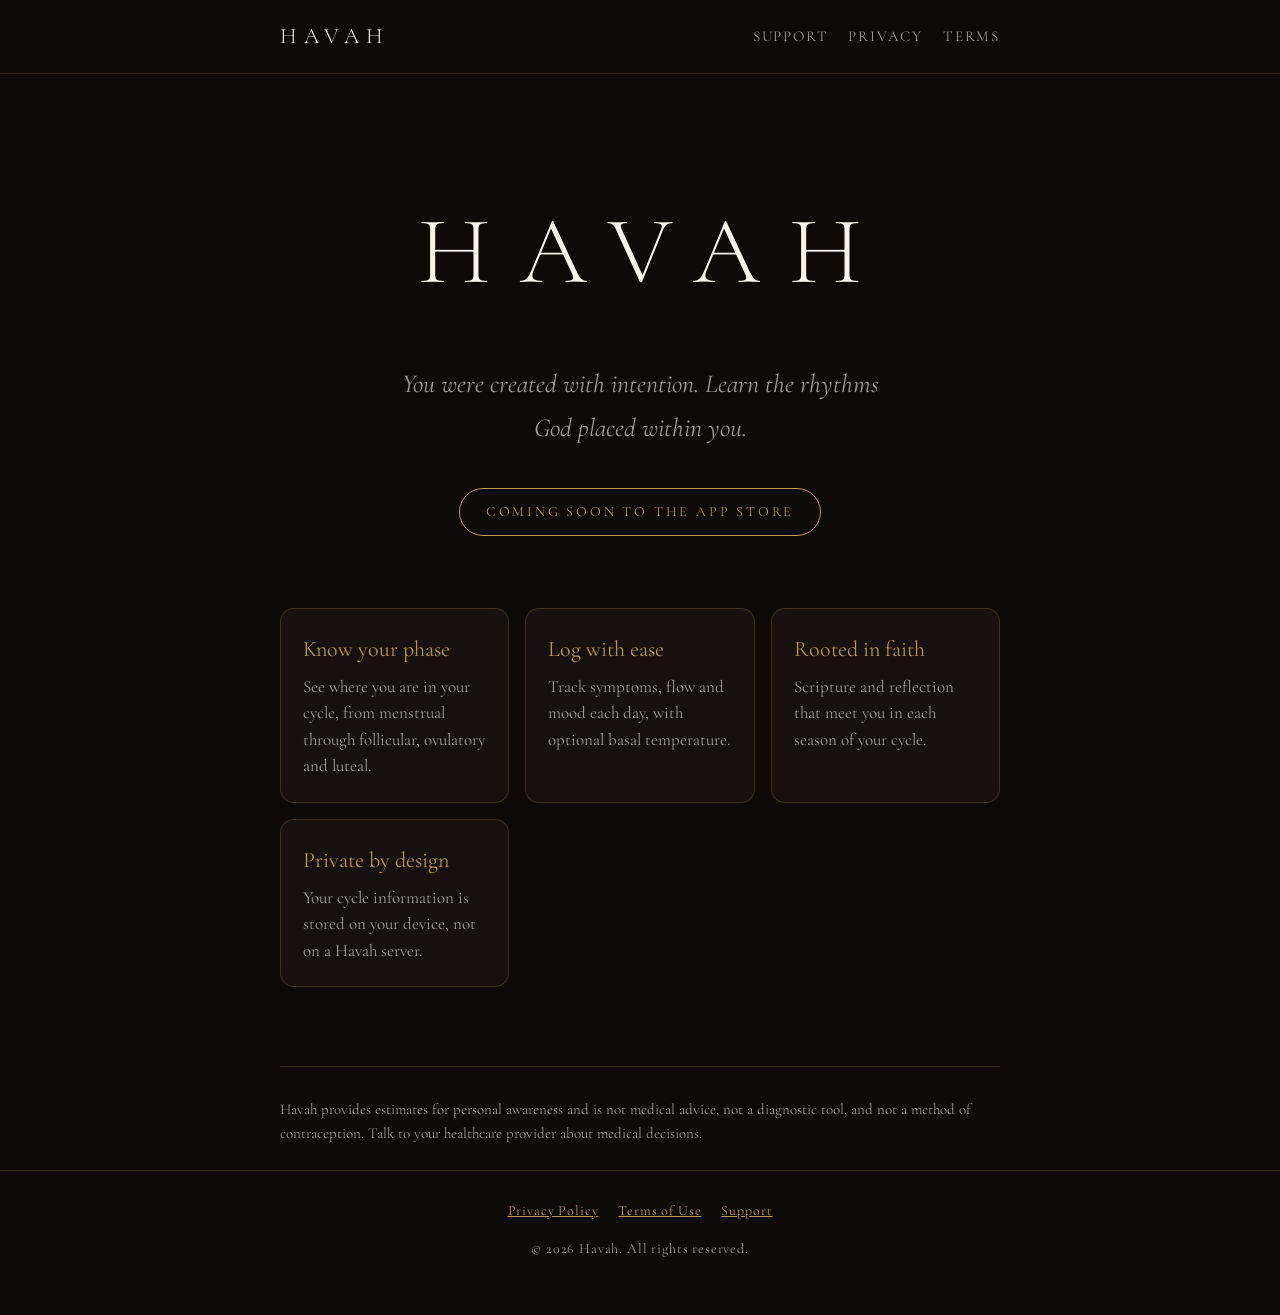
<file: index.html>
<!doctype html>
<html lang="en"><head>
<meta charset="utf-8"><meta name="viewport" content="width=device-width,initial-scale=1">
<title>Havah</title><meta name="description" content="Havah is a faith-based cycle and wellness app. Learn the rhythms God placed within you.">
<link rel="preconnect" href="https://fonts.googleapis.com"><link rel="preconnect" href="https://fonts.gstatic.com" crossorigin>
<link href="https://fonts.googleapis.com/css2?family=Cormorant+Garamond:ital,wght@0,300;0,400;0,500;1,300;1,400&display=swap" rel="stylesheet">
<style>
:root{--bg:#0D0A08;--card:#16110e;--ink:#F7F2EA;--mute:rgba(247,242,234,.62);--gold:#B8955A;--line:rgba(184,149,90,.22)}
*{box-sizing:border-box}html{-webkit-text-size-adjust:100%}
body{margin:0;background:var(--bg);color:var(--ink);font:18px/1.7 'Cormorant Garamond',Georgia,serif;font-weight:400}
a{color:var(--gold)}a:hover{color:#d4b483}
.wrap{max-width:760px;margin:0 auto;padding:0 20px}
header.top{border-bottom:1px solid var(--line)}
header.top .wrap{display:flex;justify-content:space-between;align-items:center;padding:18px 20px;flex-wrap:wrap;gap:10px}
.brand{font-size:22px;letter-spacing:.32em;color:var(--ink);text-decoration:none;font-weight:300}
nav{display:flex;gap:20px}nav a{font-size:15px;letter-spacing:.12em;text-transform:uppercase;text-decoration:none;color:var(--mute)}
nav a:hover{color:var(--gold)}
.hero{text-align:center;padding:96px 0 72px}
.hero h1{font-size:clamp(54px,12vw,96px);letter-spacing:.3em;margin:0 0 28px 0;padding-left:.3em;font-weight:300}
.hero p.tag{font-size:clamp(20px,3.6vw,26px);font-style:italic;color:var(--mute);max-width:520px;margin:0 auto}
.soon{display:inline-block;margin-top:38px;padding:11px 26px;border:1px solid var(--gold);border-radius:30px;color:var(--gold);letter-spacing:.2em;font-size:14px;text-transform:uppercase}
.grid{display:grid;grid-template-columns:repeat(auto-fit,minmax(220px,1fr));gap:16px;padding-bottom:64px}
.card{background:var(--card);border:1px solid var(--line);border-radius:14px;padding:22px}
.card h3{margin:0 0 6px 0;font-weight:400;font-size:22px;color:var(--gold)}
.card p{margin:0;color:var(--mute);font-size:17px;line-height:1.55}
.note{border-top:1px solid var(--line);padding:30px 0 10px;color:var(--mute);font-size:15px;line-height:1.6}
main.doc{padding:44px 0 70px}
main.doc h1{font-weight:300;font-size:40px;margin:0 0 4px 0}
main.doc .meta{color:var(--mute);font-style:italic;margin:0 0 30px 0}
main.doc h2{font-weight:400;font-size:25px;color:var(--gold);margin:40px 0 6px 0}
main.doc p.sub{margin:22px 0 4px 0;color:var(--ink)}
main.doc p,main.doc li{color:rgba(247,242,234,.86)}
main.doc ul{padding-left:22px}
footer{border-top:1px solid var(--line);padding:28px 0 40px;text-align:center;color:var(--mute);font-size:14px;letter-spacing:.06em}
footer a{margin:0 10px}
details{border-bottom:1px solid var(--line);padding:14px 0}
summary{cursor:pointer;color:var(--gold);font-size:21px}
details p{margin:10px 0 0 0}
</style>
</head><body>
<header class="top"><div class="wrap"><a class="brand" href="index.html">HAVAH</a>
<nav><a href="support.html">Support</a><a href="privacy.html">Privacy</a><a href="terms.html">Terms</a></nav></div></header>
<div class="wrap">
<section class="hero"><h1>HAVAH</h1>
<p class="tag">You were created with intention. Learn the rhythms God placed within you.</p>
<span class="soon">Coming soon to the App Store</span></section>
<section class="grid">
<div class="card"><h3>Know your phase</h3><p>See where you are in your cycle, from menstrual through follicular, ovulatory and luteal.</p></div>
<div class="card"><h3>Log with ease</h3><p>Track symptoms, flow and mood each day, with optional basal temperature.</p></div>
<div class="card"><h3>Rooted in faith</h3><p>Scripture and reflection that meet you in each season of your cycle.</p></div>
<div class="card"><h3>Private by design</h3><p>Your cycle information is stored on your device, not on a Havah server.</p></div>
</section>
<p class="note">Havah provides estimates for personal awareness and is not medical advice, not a diagnostic tool, and not a method of contraception. Talk to your healthcare provider about medical decisions.</p>
</div>
<footer><div class="wrap"><a href="privacy.html">Privacy Policy</a><a href="terms.html">Terms of Use</a><a href="support.html">Support</a>
<p>&copy; 2026 Havah. All rights reserved.</p></div></footer>
</body></html>
</file>
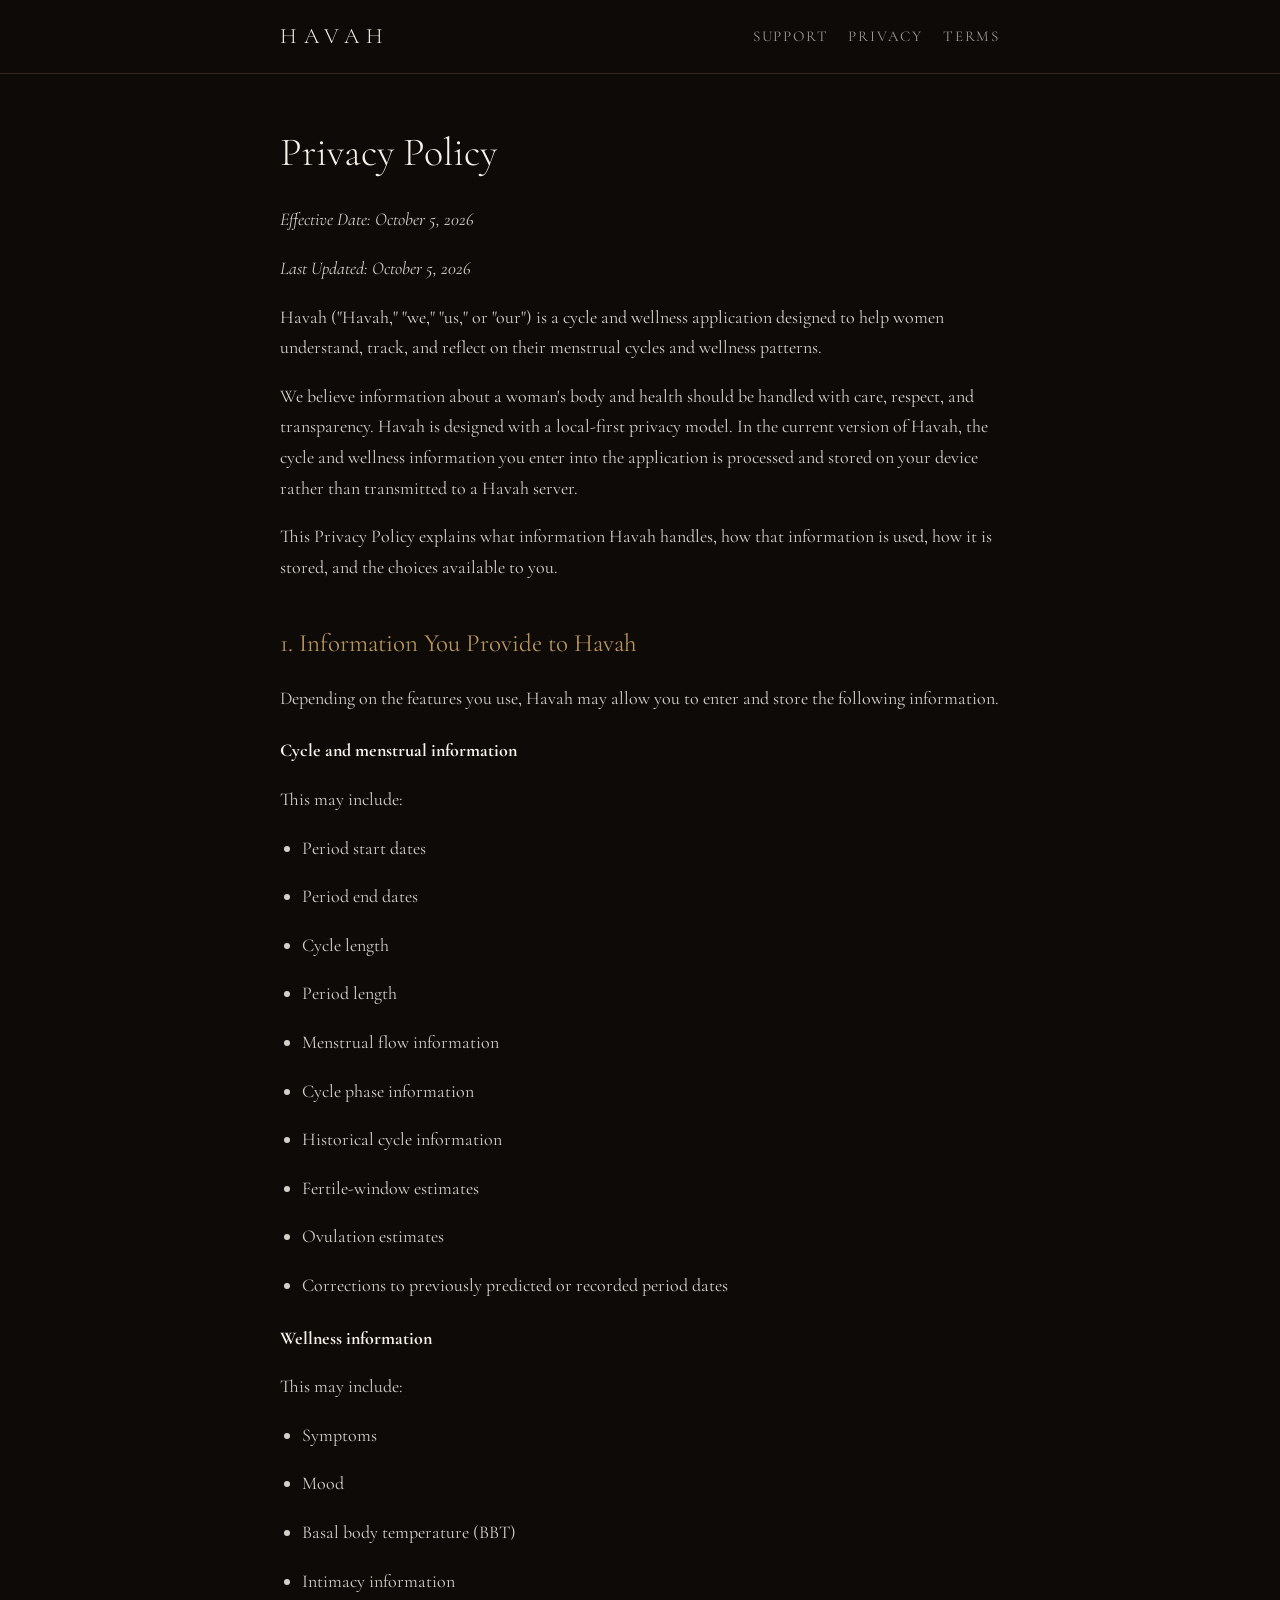
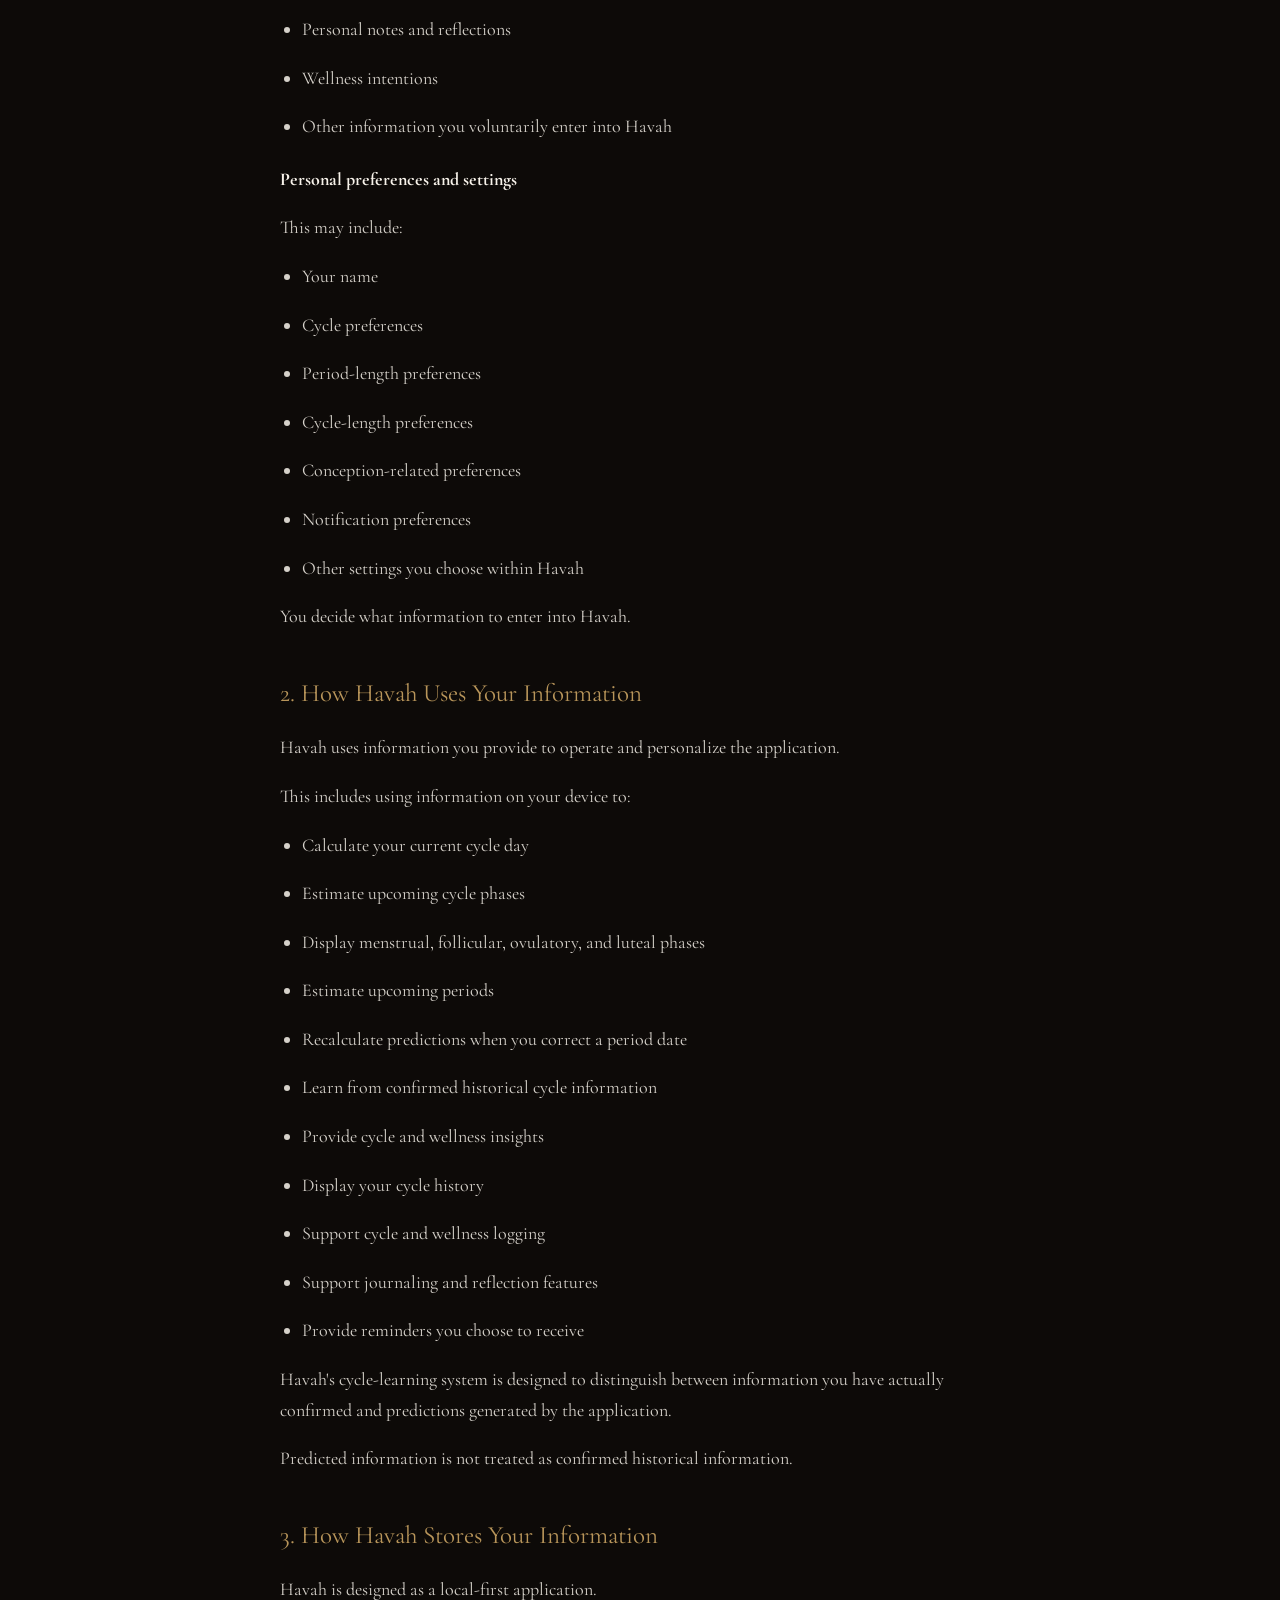
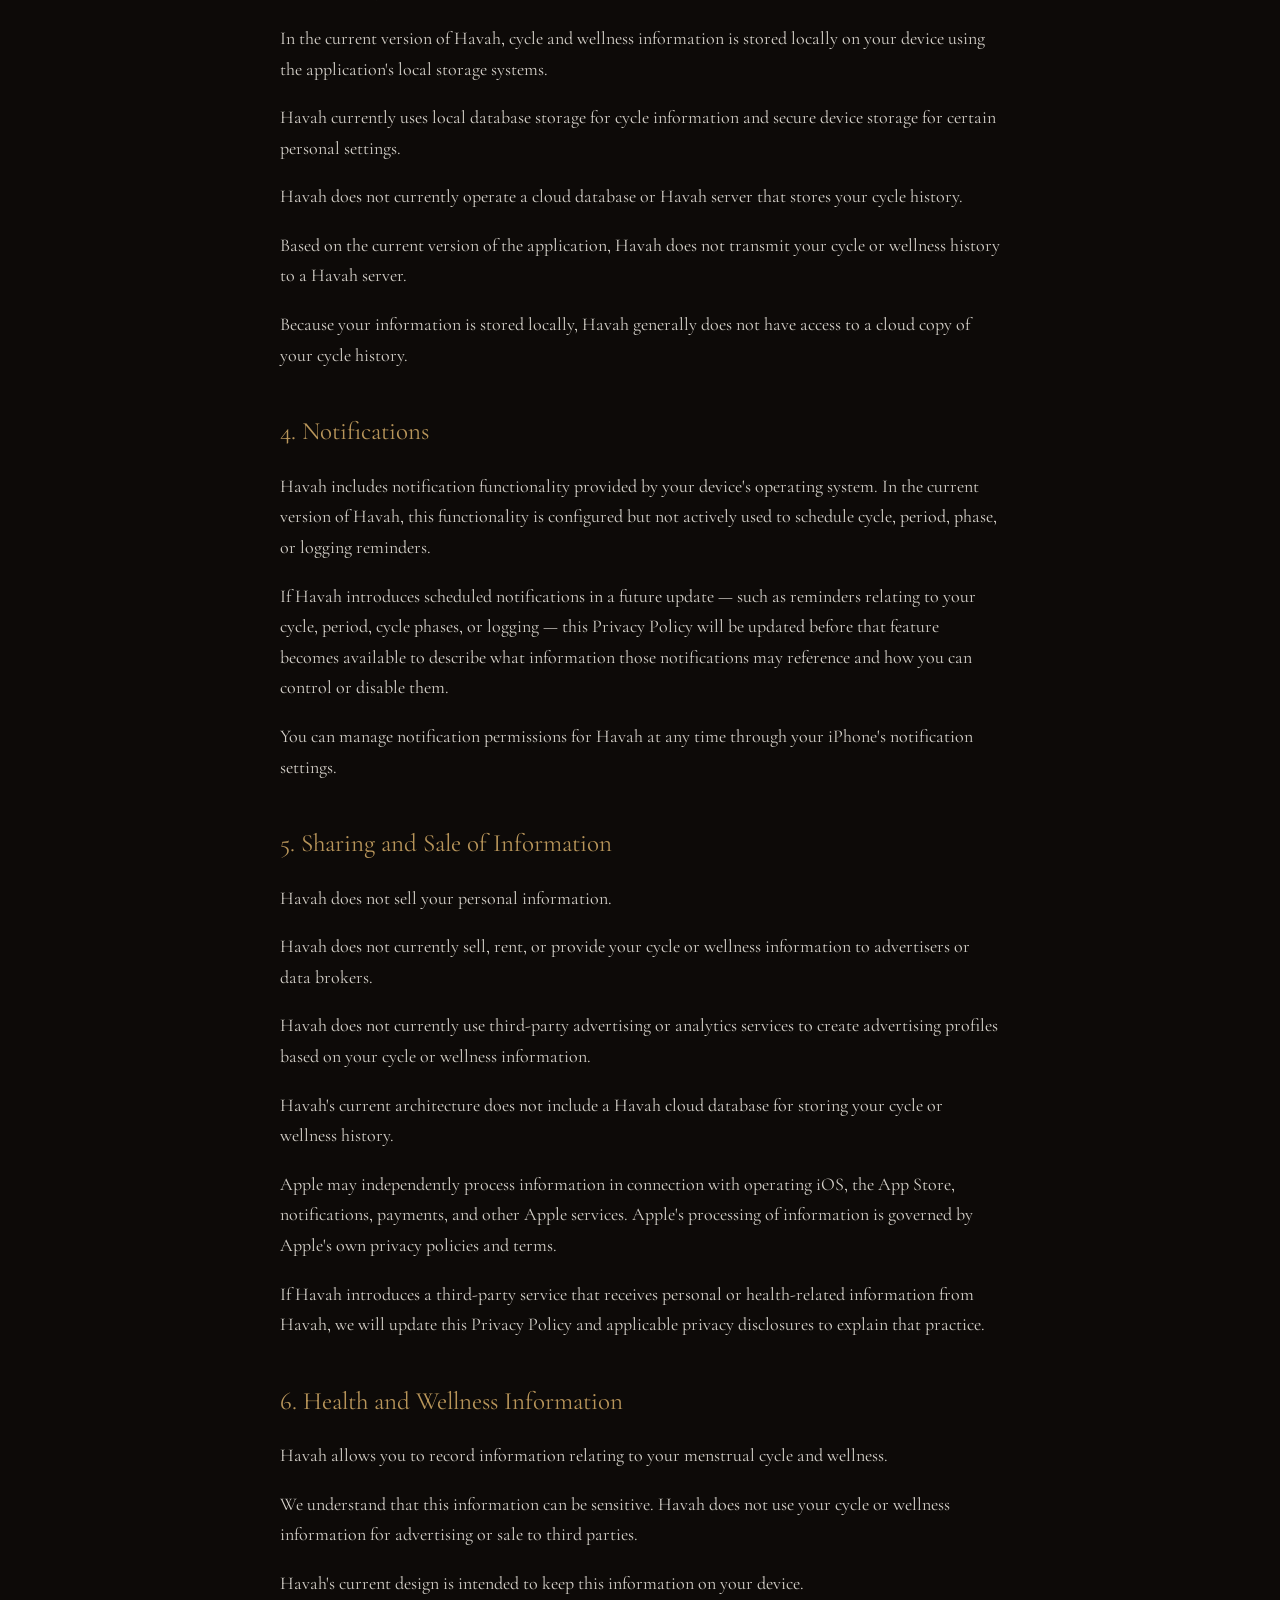
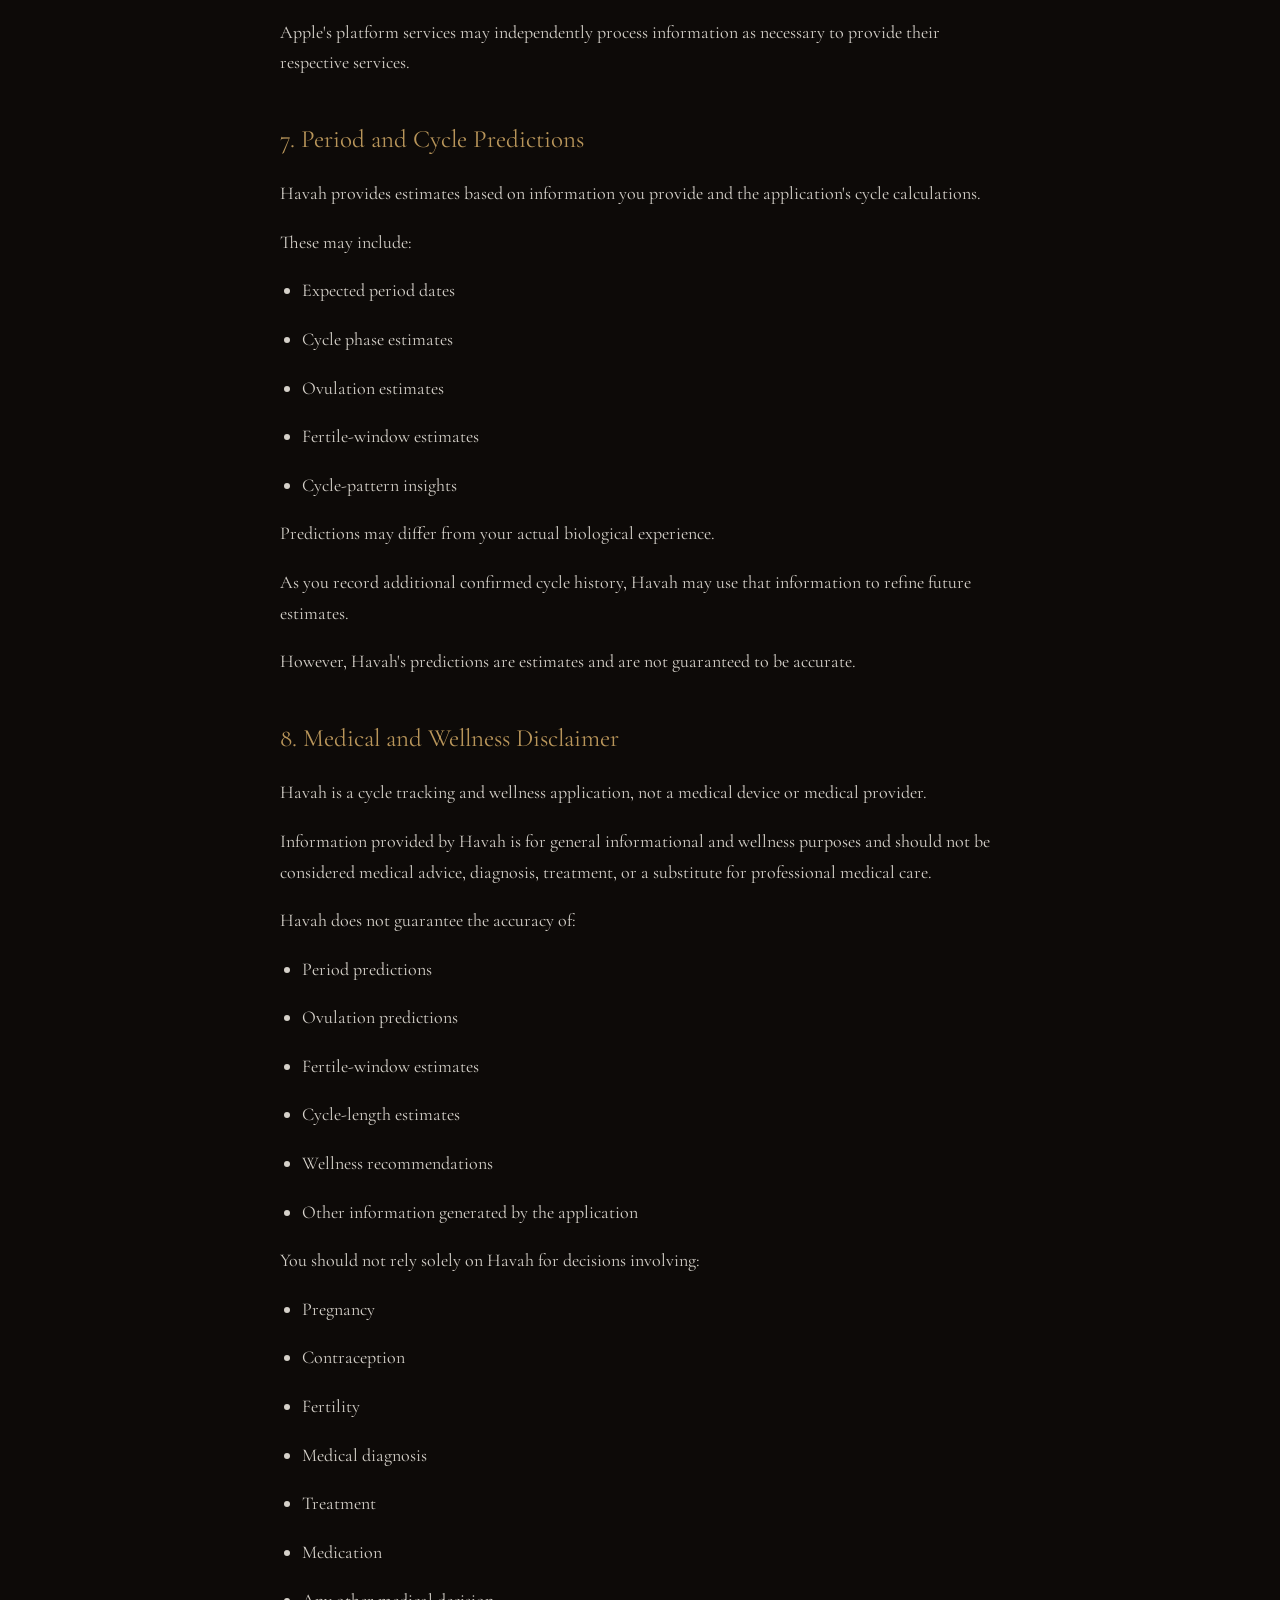
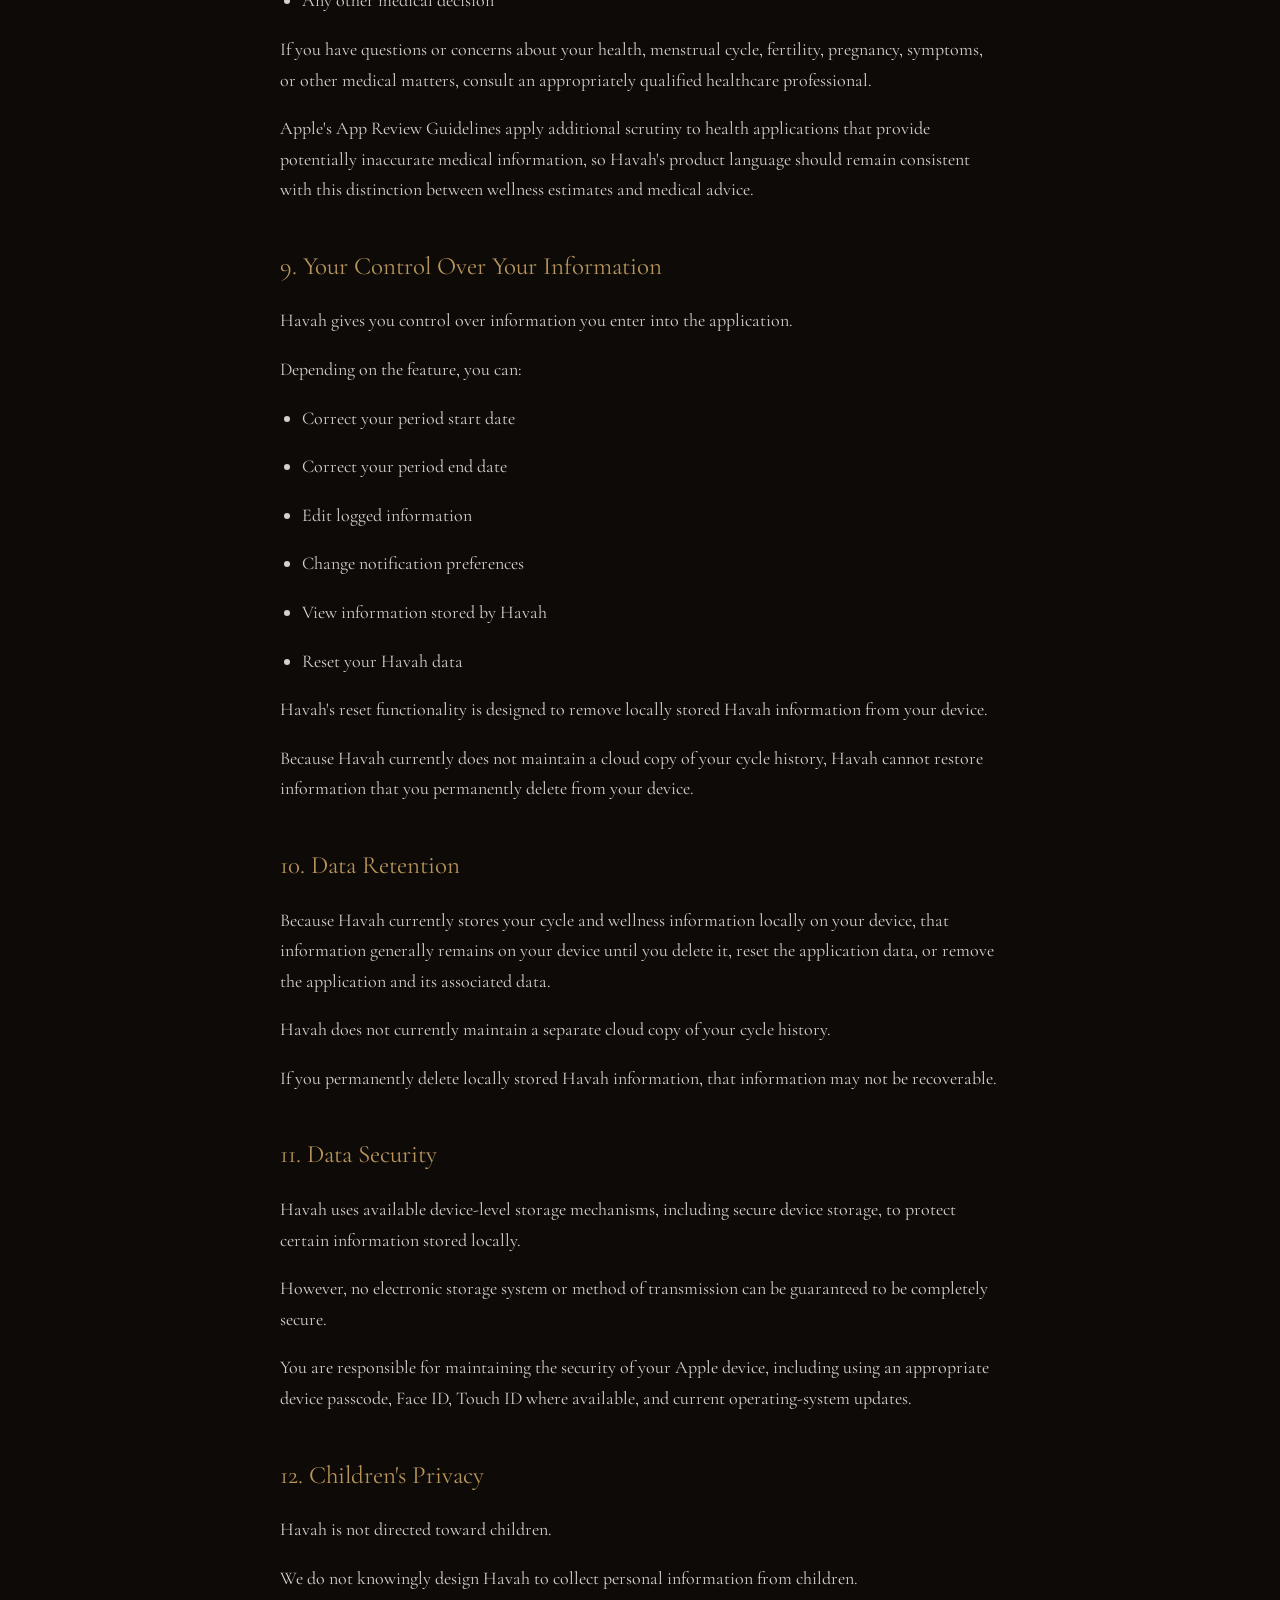
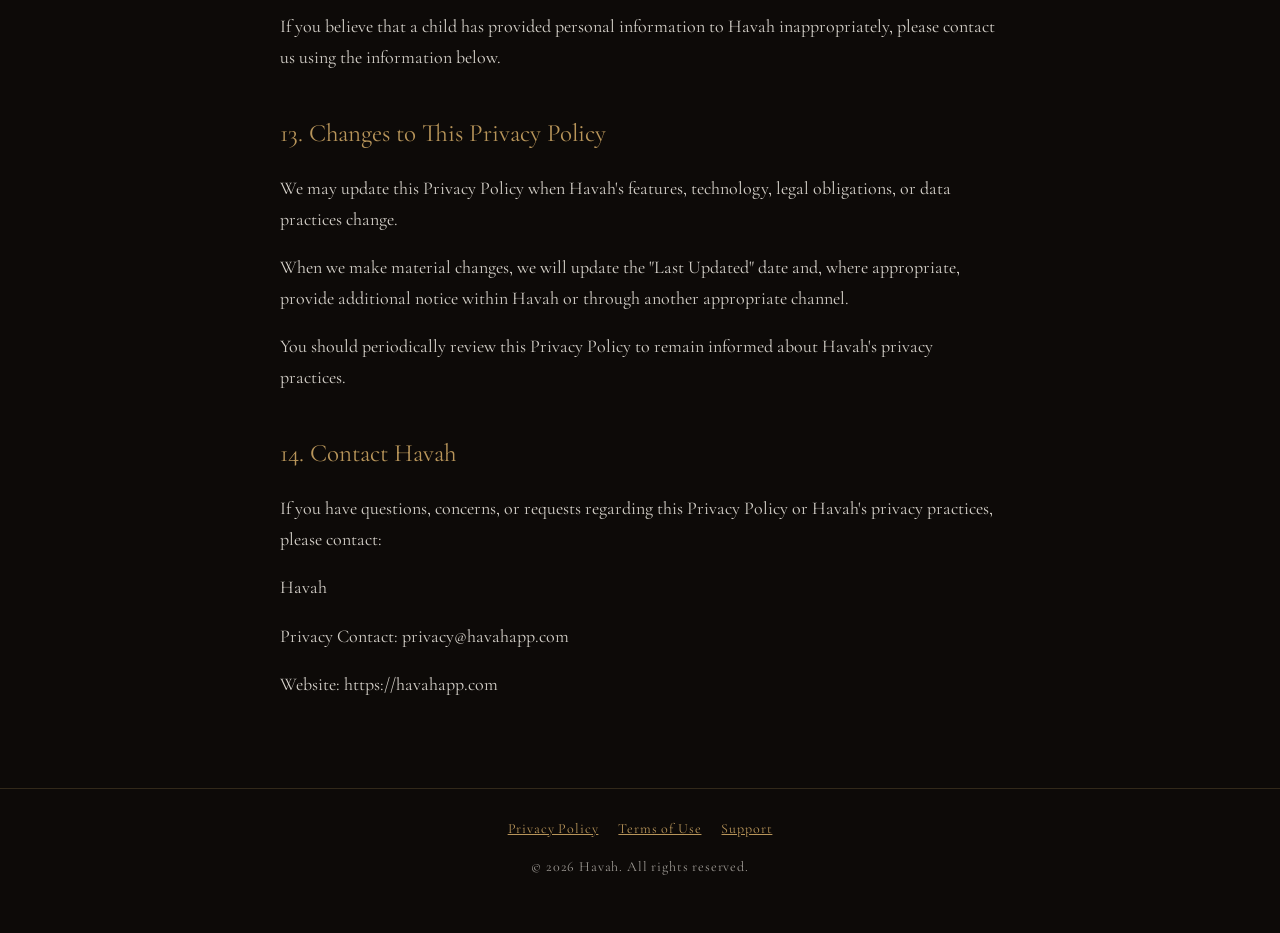
<file: privacy.html>
<!doctype html>
<html lang="en"><head>
<meta charset="utf-8"><meta name="viewport" content="width=device-width,initial-scale=1">
<title>Havah Privacy Policy</title><meta name="description" content="How Havah handles your information.">
<link rel="preconnect" href="https://fonts.googleapis.com"><link rel="preconnect" href="https://fonts.gstatic.com" crossorigin>
<link href="https://fonts.googleapis.com/css2?family=Cormorant+Garamond:ital,wght@0,300;0,400;0,500;1,300;1,400&display=swap" rel="stylesheet">
<style>
:root{--bg:#0D0A08;--card:#16110e;--ink:#F7F2EA;--mute:rgba(247,242,234,.62);--gold:#B8955A;--line:rgba(184,149,90,.22)}
*{box-sizing:border-box}html{-webkit-text-size-adjust:100%}
body{margin:0;background:var(--bg);color:var(--ink);font:18px/1.7 'Cormorant Garamond',Georgia,serif;font-weight:400}
a{color:var(--gold)}a:hover{color:#d4b483}
.wrap{max-width:760px;margin:0 auto;padding:0 20px}
header.top{border-bottom:1px solid var(--line)}
header.top .wrap{display:flex;justify-content:space-between;align-items:center;padding:18px 20px;flex-wrap:wrap;gap:10px}
.brand{font-size:22px;letter-spacing:.32em;color:var(--ink);text-decoration:none;font-weight:300}
nav{display:flex;gap:20px}nav a{font-size:15px;letter-spacing:.12em;text-transform:uppercase;text-decoration:none;color:var(--mute)}
nav a:hover{color:var(--gold)}
.hero{text-align:center;padding:96px 0 72px}
.hero h1{font-size:clamp(54px,12vw,96px);letter-spacing:.3em;margin:0 0 28px 0;padding-left:.3em;font-weight:300}
.hero p.tag{font-size:clamp(20px,3.6vw,26px);font-style:italic;color:var(--mute);max-width:520px;margin:0 auto}
.soon{display:inline-block;margin-top:38px;padding:11px 26px;border:1px solid var(--gold);border-radius:30px;color:var(--gold);letter-spacing:.2em;font-size:14px;text-transform:uppercase}
.grid{display:grid;grid-template-columns:repeat(auto-fit,minmax(220px,1fr));gap:16px;padding-bottom:64px}
.card{background:var(--card);border:1px solid var(--line);border-radius:14px;padding:22px}
.card h3{margin:0 0 6px 0;font-weight:400;font-size:22px;color:var(--gold)}
.card p{margin:0;color:var(--mute);font-size:17px;line-height:1.55}
.note{border-top:1px solid var(--line);padding:30px 0 10px;color:var(--mute);font-size:15px;line-height:1.6}
main.doc{padding:44px 0 70px}
main.doc h1{font-weight:300;font-size:40px;margin:0 0 4px 0}
main.doc .meta{color:var(--mute);font-style:italic;margin:0 0 30px 0}
main.doc h2{font-weight:400;font-size:25px;color:var(--gold);margin:40px 0 6px 0}
main.doc p.sub{margin:22px 0 4px 0;color:var(--ink)}
main.doc p,main.doc li{color:rgba(247,242,234,.86)}
main.doc ul{padding-left:22px}
footer{border-top:1px solid var(--line);padding:28px 0 40px;text-align:center;color:var(--mute);font-size:14px;letter-spacing:.06em}
footer a{margin:0 10px}
details{border-bottom:1px solid var(--line);padding:14px 0}
summary{cursor:pointer;color:var(--gold);font-size:21px}
details p{margin:10px 0 0 0}
</style>
</head><body>
<header class="top"><div class="wrap"><a class="brand" href="index.html">HAVAH</a>
<nav><a href="support.html">Support</a><a href="privacy.html">Privacy</a><a href="terms.html">Terms</a></nav></div></header>
<div class="wrap"><main class="doc"><h1>Privacy Policy</h1>
<p><em>Effective Date: October 5, 2026</em></p>
<p><em>Last Updated: October 5, 2026</em></p>
<p>Havah ("Havah," "we," "us," or "our") is a cycle and wellness application designed to help women understand, track, and reflect on their menstrual cycles and wellness patterns.</p>
<p>We believe information about a woman's body and health should be handled with care, respect, and transparency. Havah is designed with a local-first privacy model. In the current version of Havah, the cycle and wellness information you enter into the application is processed and stored on your device rather than transmitted to a Havah server.</p>
<p>This Privacy Policy explains what information Havah handles, how that information is used, how it is stored, and the choices available to you.</p>
<h2>1. Information You Provide to Havah</h2>
<p>Depending on the features you use, Havah may allow you to enter and store the following information.</p>
<p class="sub"><strong>Cycle and menstrual information</strong></p>
<p>This may include:</p>
<ul>
<li><p>Period start dates</p></li>
<li><p>Period end dates</p></li>
<li><p>Cycle length</p></li>
<li><p>Period length</p></li>
<li><p>Menstrual flow information</p></li>
<li><p>Cycle phase information</p></li>
<li><p>Historical cycle information</p></li>
<li><p>Fertile-window estimates</p></li>
<li><p>Ovulation estimates</p></li>
<li><p>Corrections to previously predicted or recorded period dates</p></li>
</ul>
<p class="sub"><strong>Wellness information</strong></p>
<p>This may include:</p>
<ul>
<li><p>Symptoms</p></li>
<li><p>Mood</p></li>
<li><p>Basal body temperature (BBT)</p></li>
<li><p>Intimacy information</p></li>
<li><p>Personal notes and reflections</p></li>
<li><p>Wellness intentions</p></li>
<li><p>Other information you voluntarily enter into Havah</p></li>
</ul>
<p class="sub"><strong>Personal preferences and settings</strong></p>
<p>This may include:</p>
<ul>
<li><p>Your name</p></li>
<li><p>Cycle preferences</p></li>
<li><p>Period-length preferences</p></li>
<li><p>Cycle-length preferences</p></li>
<li><p>Conception-related preferences</p></li>
<li><p>Notification preferences</p></li>
<li><p>Other settings you choose within Havah</p></li>
</ul>
<p>You decide what information to enter into Havah.</p>
<h2>2. How Havah Uses Your Information</h2>
<p>Havah uses information you provide to operate and personalize the application.</p>
<p>This includes using information on your device to:</p>
<ul>
<li><p>Calculate your current cycle day</p></li>
<li><p>Estimate upcoming cycle phases</p></li>
<li><p>Display menstrual, follicular, ovulatory, and luteal phases</p></li>
<li><p>Estimate upcoming periods</p></li>
<li><p>Recalculate predictions when you correct a period date</p></li>
<li><p>Learn from confirmed historical cycle information</p></li>
<li><p>Provide cycle and wellness insights</p></li>
<li><p>Display your cycle history</p></li>
<li><p>Support cycle and wellness logging</p></li>
<li><p>Support journaling and reflection features</p></li>
<li><p>Provide reminders you choose to receive</p></li>
</ul>
<p>Havah's cycle-learning system is designed to distinguish between information you have actually confirmed and predictions generated by the application.</p>
<p>Predicted information is not treated as confirmed historical information.</p>
<h2>3. How Havah Stores Your Information</h2>
<p>Havah is designed as a local-first application.</p>
<p>In the current version of Havah, cycle and wellness information is stored locally on your device using the application's local storage systems.</p>
<p>Havah currently uses local database storage for cycle information and secure device storage for certain personal settings.</p>
<p>Havah does not currently operate a cloud database or Havah server that stores your cycle history.</p>
<p>Based on the current version of the application, Havah does not transmit your cycle or wellness history to a Havah server.</p>
<p>Because your information is stored locally, Havah generally does not have access to a cloud copy of your cycle history.</p>
<h2>4. Notifications</h2>
<p>Havah includes notification functionality provided by your device's operating system. In the current version of Havah, this functionality is configured but not actively used to schedule cycle, period, phase, or logging reminders.</p>
<p>If Havah introduces scheduled notifications in a future update — such as reminders relating to your cycle, period, cycle phases, or logging — this Privacy Policy will be updated before that feature becomes available to describe what information those notifications may reference and how you can control or disable them.</p>
<p>You can manage notification permissions for Havah at any time through your iPhone's notification settings.</p>
<h2>5. Sharing and Sale of Information</h2>
<p>Havah does not sell your personal information.</p>
<p>Havah does not currently sell, rent, or provide your cycle or wellness information to advertisers or data brokers.</p>
<p>Havah does not currently use third-party advertising or analytics services to create advertising profiles based on your cycle or wellness information.</p>
<p>Havah's current architecture does not include a Havah cloud database for storing your cycle or wellness history.</p>
<p>Apple may independently process information in connection with operating iOS, the App Store, notifications, payments, and other Apple services. Apple's processing of information is governed by Apple's own privacy policies and terms.</p>
<p>If Havah introduces a third-party service that receives personal or health-related information from Havah, we will update this Privacy Policy and applicable privacy disclosures to explain that practice.</p>
<h2>6. Health and Wellness Information</h2>
<p>Havah allows you to record information relating to your menstrual cycle and wellness.</p>
<p>We understand that this information can be sensitive. Havah does not use your cycle or wellness information for advertising or sale to third parties.</p>
<p>Havah's current design is intended to keep this information on your device.</p>
<p>Apple's platform services may independently process information as necessary to provide their respective services.</p>
<h2>7. Period and Cycle Predictions</h2>
<p>Havah provides estimates based on information you provide and the application's cycle calculations.</p>
<p>These may include:</p>
<ul>
<li><p>Expected period dates</p></li>
<li><p>Cycle phase estimates</p></li>
<li><p>Ovulation estimates</p></li>
<li><p>Fertile-window estimates</p></li>
<li><p>Cycle-pattern insights</p></li>
</ul>
<p>Predictions may differ from your actual biological experience.</p>
<p>As you record additional confirmed cycle history, Havah may use that information to refine future estimates.</p>
<p>However, Havah's predictions are estimates and are not guaranteed to be accurate.</p>
<h2>8. Medical and Wellness Disclaimer</h2>
<p>Havah is a cycle tracking and wellness application, not a medical device or medical provider.</p>
<p>Information provided by Havah is for general informational and wellness purposes and should not be considered medical advice, diagnosis, treatment, or a substitute for professional medical care.</p>
<p>Havah does not guarantee the accuracy of:</p>
<ul>
<li><p>Period predictions</p></li>
<li><p>Ovulation predictions</p></li>
<li><p>Fertile-window estimates</p></li>
<li><p>Cycle-length estimates</p></li>
<li><p>Wellness recommendations</p></li>
<li><p>Other information generated by the application</p></li>
</ul>
<p>You should not rely solely on Havah for decisions involving:</p>
<ul>
<li><p>Pregnancy</p></li>
<li><p>Contraception</p></li>
<li><p>Fertility</p></li>
<li><p>Medical diagnosis</p></li>
<li><p>Treatment</p></li>
<li><p>Medication</p></li>
<li><p>Any other medical decision</p></li>
</ul>
<p>If you have questions or concerns about your health, menstrual cycle, fertility, pregnancy, symptoms, or other medical matters, consult an appropriately qualified healthcare professional.</p>
<p>Apple's App Review Guidelines apply additional scrutiny to health applications that provide potentially inaccurate medical information, so Havah's product language should remain consistent with this distinction between wellness estimates and medical advice.</p>
<h2>9. Your Control Over Your Information</h2>
<p>Havah gives you control over information you enter into the application.</p>
<p>Depending on the feature, you can:</p>
<ul>
<li><p>Correct your period start date</p></li>
<li><p>Correct your period end date</p></li>
<li><p>Edit logged information</p></li>
<li><p>Change notification preferences</p></li>
<li><p>View information stored by Havah</p></li>
<li><p>Reset your Havah data</p></li>
</ul>
<p>Havah's reset functionality is designed to remove locally stored Havah information from your device.</p>
<p>Because Havah currently does not maintain a cloud copy of your cycle history, Havah cannot restore information that you permanently delete from your device.</p>
<h2>10. Data Retention</h2>
<p>Because Havah currently stores your cycle and wellness information locally on your device, that information generally remains on your device until you delete it, reset the application data, or remove the application and its associated data.</p>
<p>Havah does not currently maintain a separate cloud copy of your cycle history.</p>
<p>If you permanently delete locally stored Havah information, that information may not be recoverable.</p>
<h2>11. Data Security</h2>
<p>Havah uses available device-level storage mechanisms, including secure device storage, to protect certain information stored locally.</p>
<p>However, no electronic storage system or method of transmission can be guaranteed to be completely secure.</p>
<p>You are responsible for maintaining the security of your Apple device, including using an appropriate device passcode, Face ID, Touch ID where available, and current operating-system updates.</p>
<h2>12. Children's Privacy</h2>
<p>Havah is not directed toward children.</p>
<p>We do not knowingly design Havah to collect personal information from children.</p>
<p>If you believe that a child has provided personal information to Havah inappropriately, please contact us using the information below.</p>
<h2>13. Changes to This Privacy Policy</h2>
<p>We may update this Privacy Policy when Havah's features, technology, legal obligations, or data practices change.</p>
<p>When we make material changes, we will update the "Last Updated" date and, where appropriate, provide additional notice within Havah or through another appropriate channel.</p>
<p>You should periodically review this Privacy Policy to remain informed about Havah's privacy practices.</p>
<h2>14. Contact Havah</h2>
<p>If you have questions, concerns, or requests regarding this Privacy Policy or Havah's privacy practices, please contact:</p>
<p>Havah</p>
<p>Privacy Contact: privacy@havahapp.com</p>
<p>Website: https://havahapp.com</p></main></div>
<footer><div class="wrap"><a href="privacy.html">Privacy Policy</a><a href="terms.html">Terms of Use</a><a href="support.html">Support</a>
<p>&copy; 2026 Havah. All rights reserved.</p></div></footer>
</body></html>
</file>
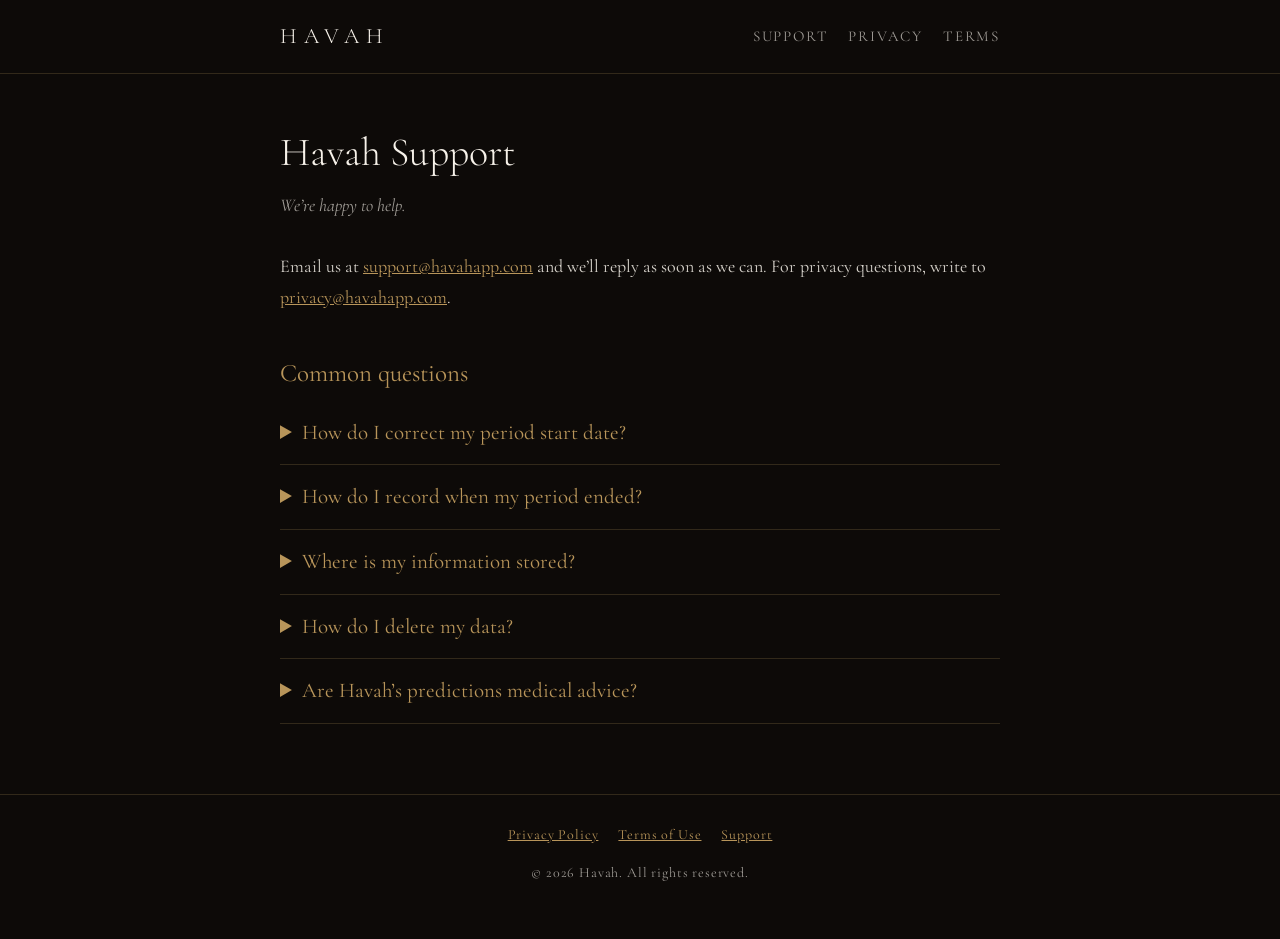
<file: support.html>
<!doctype html>
<html lang="en"><head>
<meta charset="utf-8"><meta name="viewport" content="width=device-width,initial-scale=1">
<title>Havah Support</title><meta name="description" content="Get help with Havah.">
<link rel="preconnect" href="https://fonts.googleapis.com"><link rel="preconnect" href="https://fonts.gstatic.com" crossorigin>
<link href="https://fonts.googleapis.com/css2?family=Cormorant+Garamond:ital,wght@0,300;0,400;0,500;1,300;1,400&display=swap" rel="stylesheet">
<style>
:root{--bg:#0D0A08;--card:#16110e;--ink:#F7F2EA;--mute:rgba(247,242,234,.62);--gold:#B8955A;--line:rgba(184,149,90,.22)}
*{box-sizing:border-box}html{-webkit-text-size-adjust:100%}
body{margin:0;background:var(--bg);color:var(--ink);font:18px/1.7 'Cormorant Garamond',Georgia,serif;font-weight:400}
a{color:var(--gold)}a:hover{color:#d4b483}
.wrap{max-width:760px;margin:0 auto;padding:0 20px}
header.top{border-bottom:1px solid var(--line)}
header.top .wrap{display:flex;justify-content:space-between;align-items:center;padding:18px 20px;flex-wrap:wrap;gap:10px}
.brand{font-size:22px;letter-spacing:.32em;color:var(--ink);text-decoration:none;font-weight:300}
nav{display:flex;gap:20px}nav a{font-size:15px;letter-spacing:.12em;text-transform:uppercase;text-decoration:none;color:var(--mute)}
nav a:hover{color:var(--gold)}
.hero{text-align:center;padding:96px 0 72px}
.hero h1{font-size:clamp(54px,12vw,96px);letter-spacing:.3em;margin:0 0 28px 0;padding-left:.3em;font-weight:300}
.hero p.tag{font-size:clamp(20px,3.6vw,26px);font-style:italic;color:var(--mute);max-width:520px;margin:0 auto}
.soon{display:inline-block;margin-top:38px;padding:11px 26px;border:1px solid var(--gold);border-radius:30px;color:var(--gold);letter-spacing:.2em;font-size:14px;text-transform:uppercase}
.grid{display:grid;grid-template-columns:repeat(auto-fit,minmax(220px,1fr));gap:16px;padding-bottom:64px}
.card{background:var(--card);border:1px solid var(--line);border-radius:14px;padding:22px}
.card h3{margin:0 0 6px 0;font-weight:400;font-size:22px;color:var(--gold)}
.card p{margin:0;color:var(--mute);font-size:17px;line-height:1.55}
.note{border-top:1px solid var(--line);padding:30px 0 10px;color:var(--mute);font-size:15px;line-height:1.6}
main.doc{padding:44px 0 70px}
main.doc h1{font-weight:300;font-size:40px;margin:0 0 4px 0}
main.doc .meta{color:var(--mute);font-style:italic;margin:0 0 30px 0}
main.doc h2{font-weight:400;font-size:25px;color:var(--gold);margin:40px 0 6px 0}
main.doc p.sub{margin:22px 0 4px 0;color:var(--ink)}
main.doc p,main.doc li{color:rgba(247,242,234,.86)}
main.doc ul{padding-left:22px}
footer{border-top:1px solid var(--line);padding:28px 0 40px;text-align:center;color:var(--mute);font-size:14px;letter-spacing:.06em}
footer a{margin:0 10px}
details{border-bottom:1px solid var(--line);padding:14px 0}
summary{cursor:pointer;color:var(--gold);font-size:21px}
details p{margin:10px 0 0 0}
</style>
</head><body>
<header class="top"><div class="wrap"><a class="brand" href="index.html">HAVAH</a>
<nav><a href="support.html">Support</a><a href="privacy.html">Privacy</a><a href="terms.html">Terms</a></nav></div></header>
<div class="wrap"><main class="doc"><h1>Havah Support</h1>
<p class="meta">We&rsquo;re happy to help.</p>
<p>Email us at <a href="mailto:support@havahapp.com">support@havahapp.com</a> and we&rsquo;ll reply as soon as we can. For privacy questions, write to <a href="mailto:privacy@havahapp.com">privacy@havahapp.com</a>.</p>
<h2>Common questions</h2><details><summary>How do I correct my period start date?</summary><p>Go to the Log tab, press and hold the correct day on the calendar, and choose &ldquo;Period Started.&rdquo; Your other logged cycles stay as they are.</p></details><details><summary>How do I record when my period ended?</summary><p>On the Log tab, press and hold the last day of your period and choose &ldquo;Period Ended.&rdquo; Havah uses the end dates you confirm to learn your typical period length.</p></details><details><summary>Where is my information stored?</summary><p>On your device. Havah does not send your cycle information to a Havah server, so we cannot restore it if you delete it or lose your device.</p></details><details><summary>How do I delete my data?</summary><p>Use the reset option in Havah to remove locally stored information, or delete the app from your device.</p></details><details><summary>Are Havah&rsquo;s predictions medical advice?</summary><p>No. Predictions are estimates based on what you log. They are not medical advice, a diagnostic tool, or a method of contraception. Please talk to your healthcare provider about medical decisions.</p></details></main></div>
<footer><div class="wrap"><a href="privacy.html">Privacy Policy</a><a href="terms.html">Terms of Use</a><a href="support.html">Support</a>
<p>&copy; 2026 Havah. All rights reserved.</p></div></footer>
</body></html>
</file>
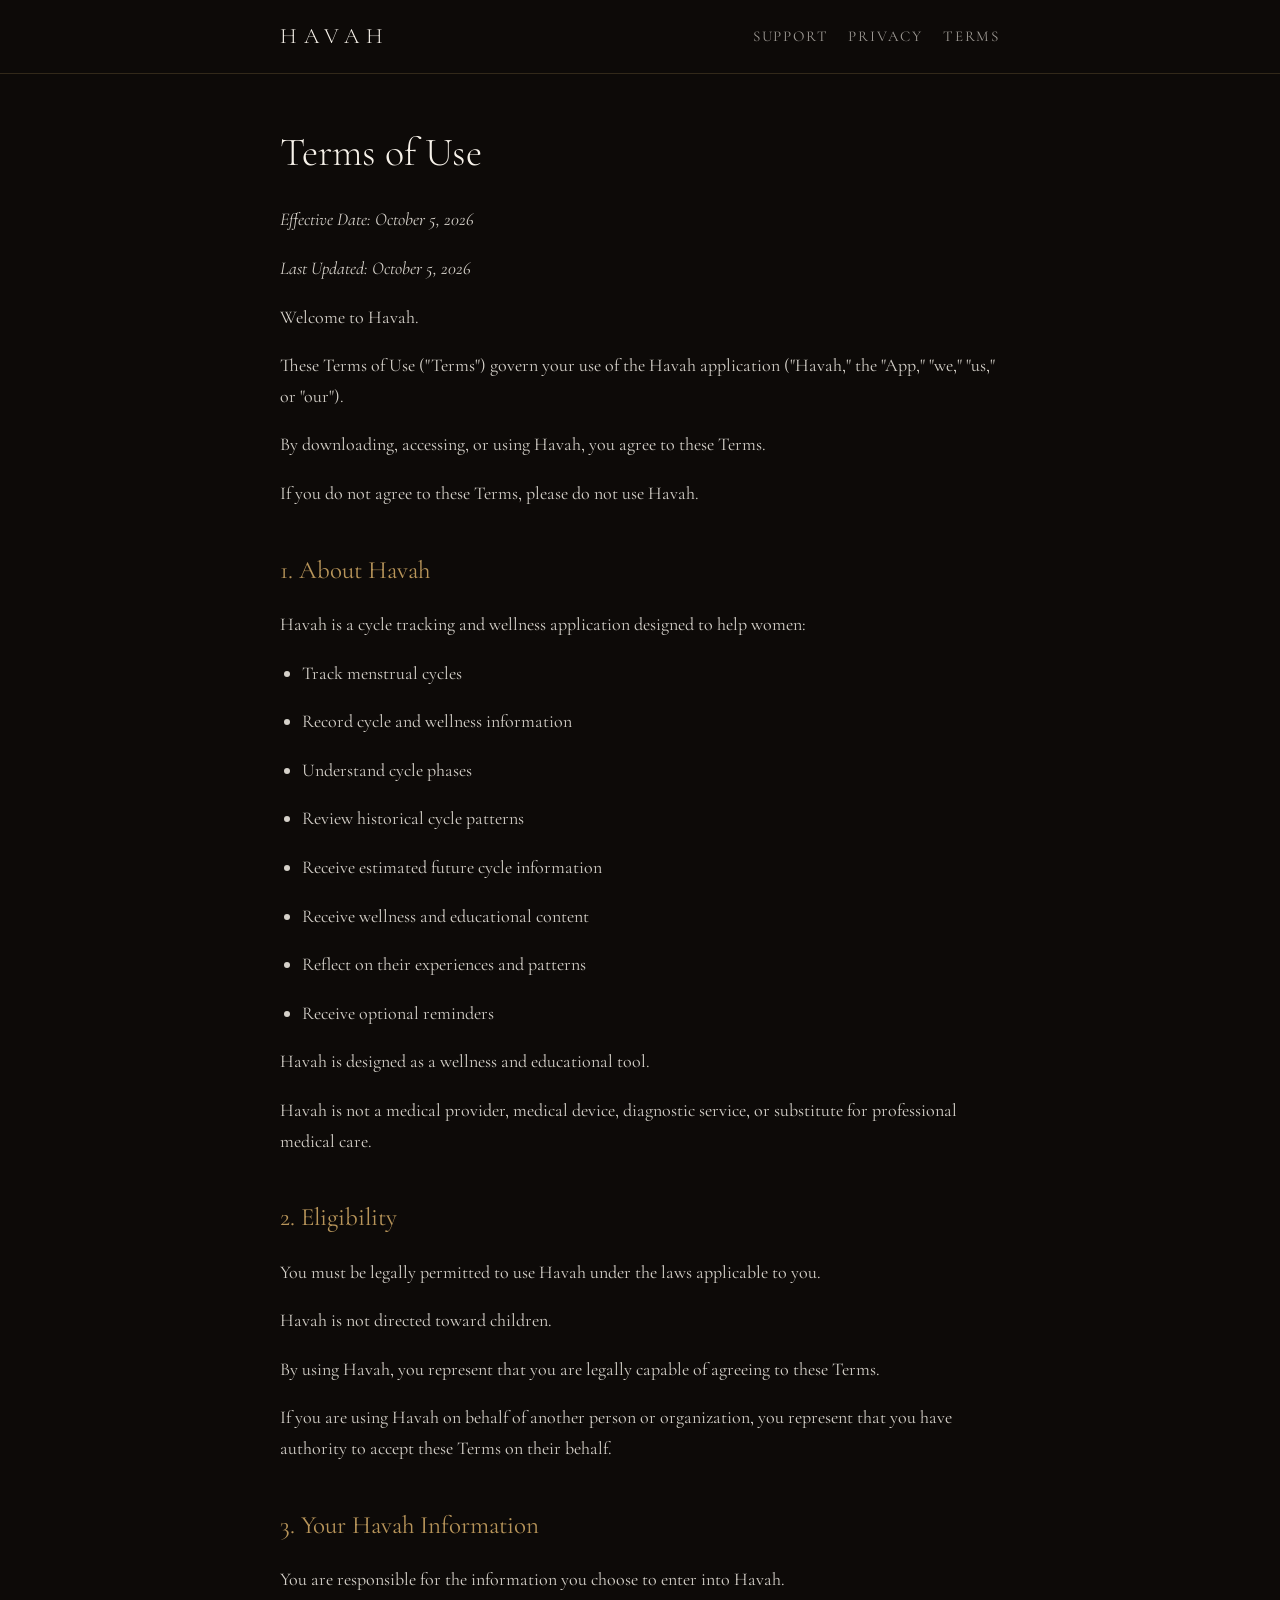
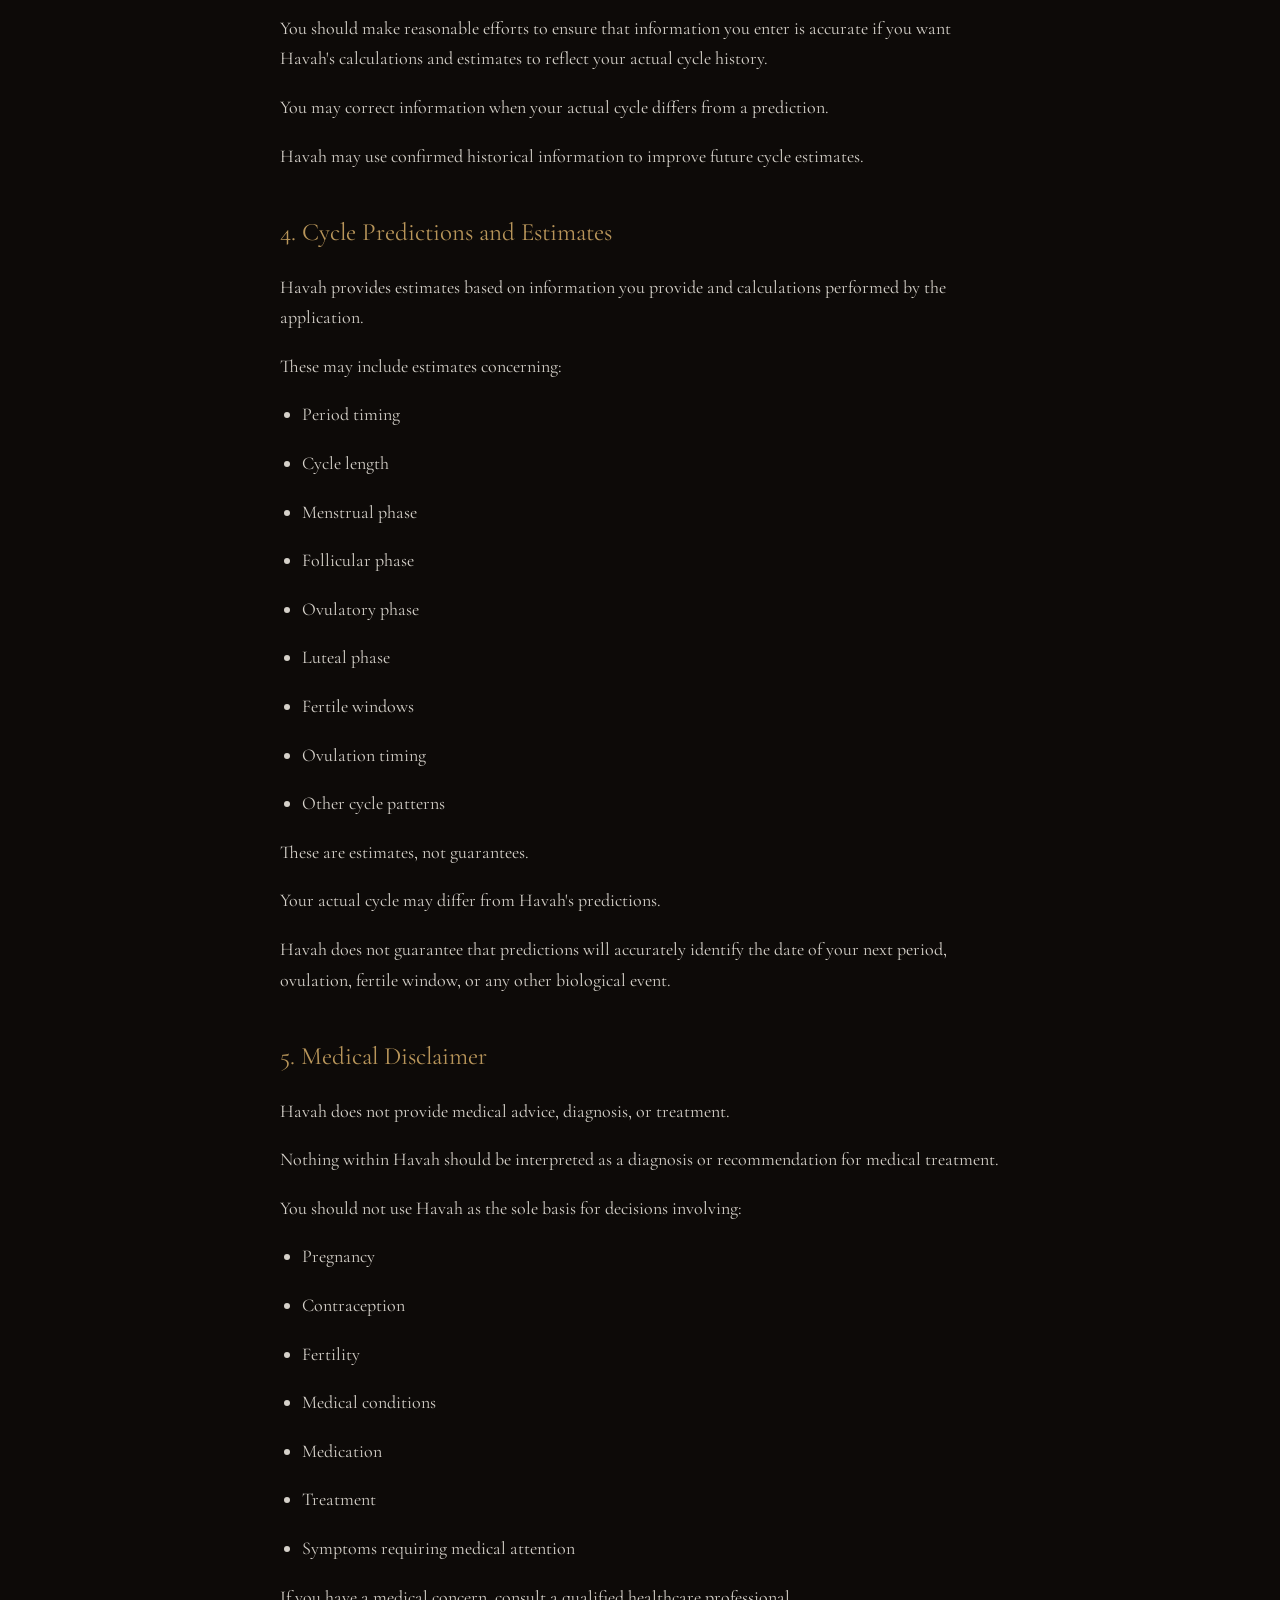
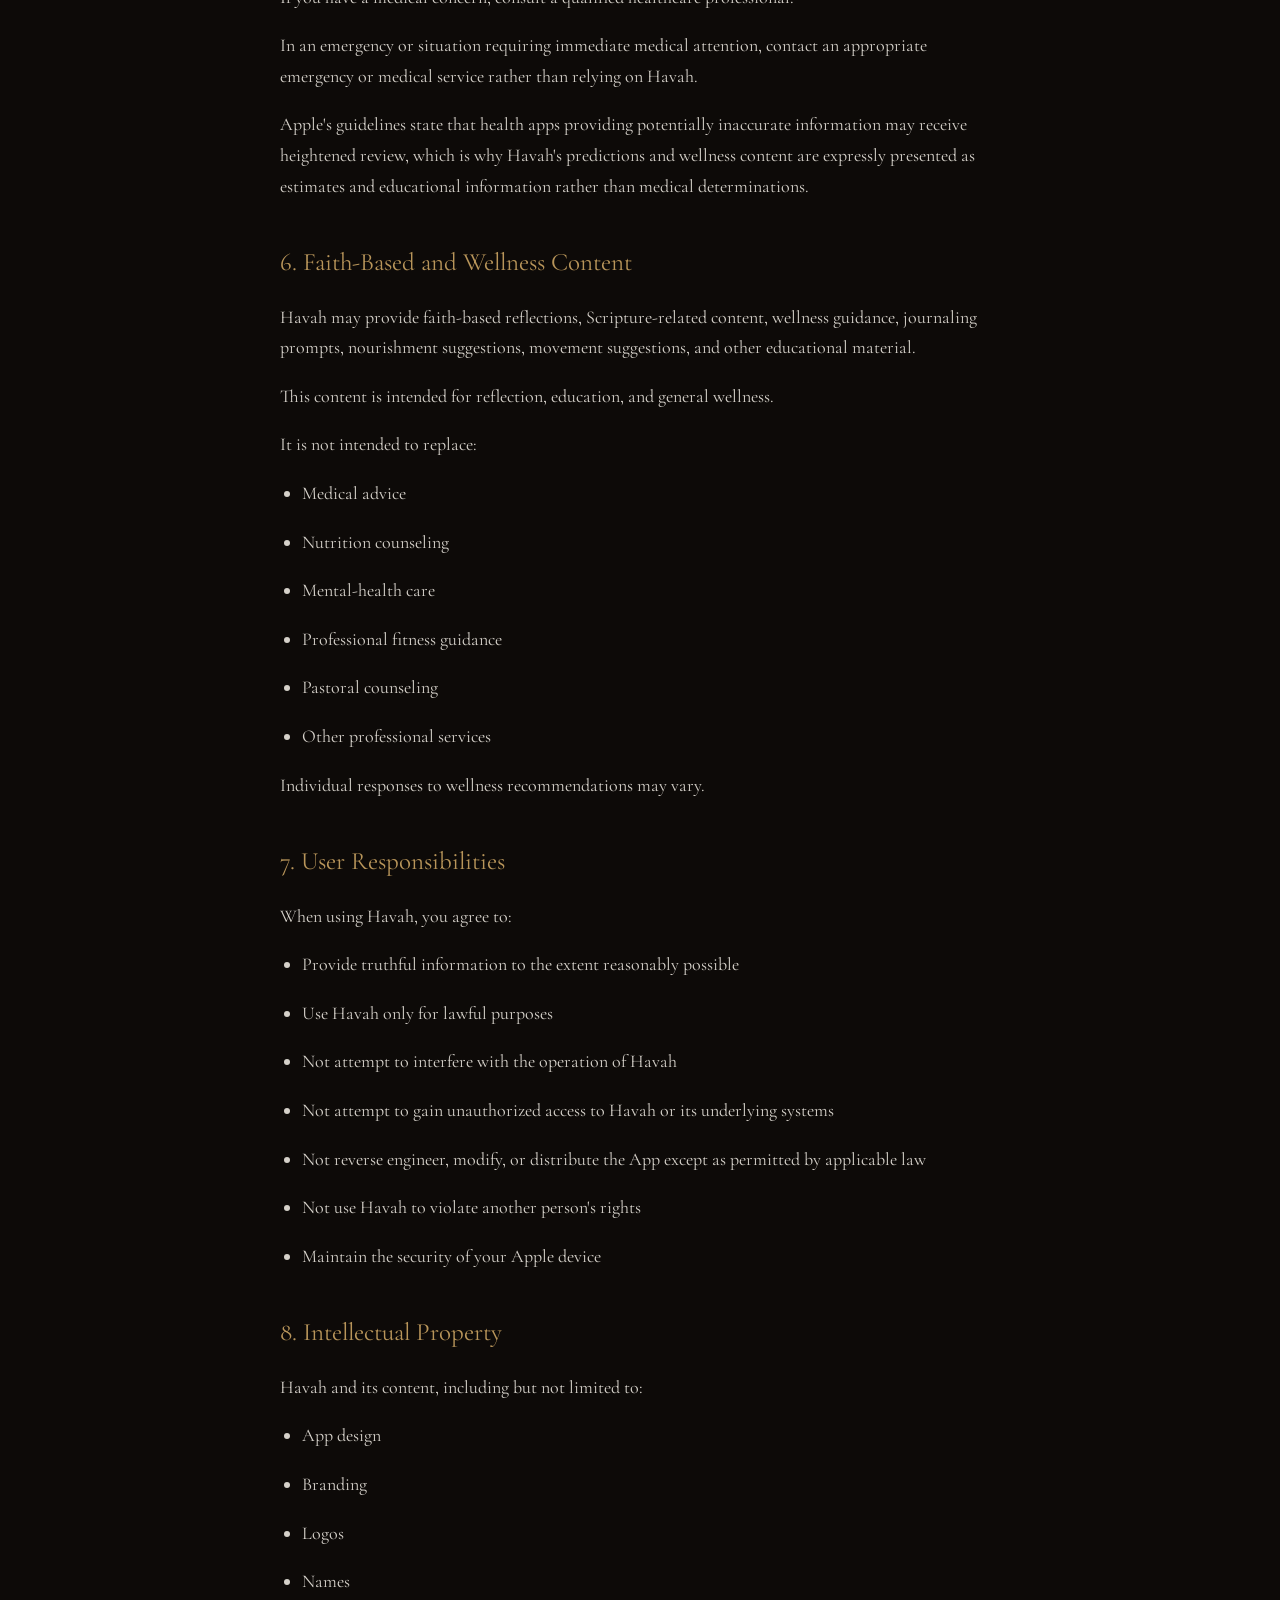
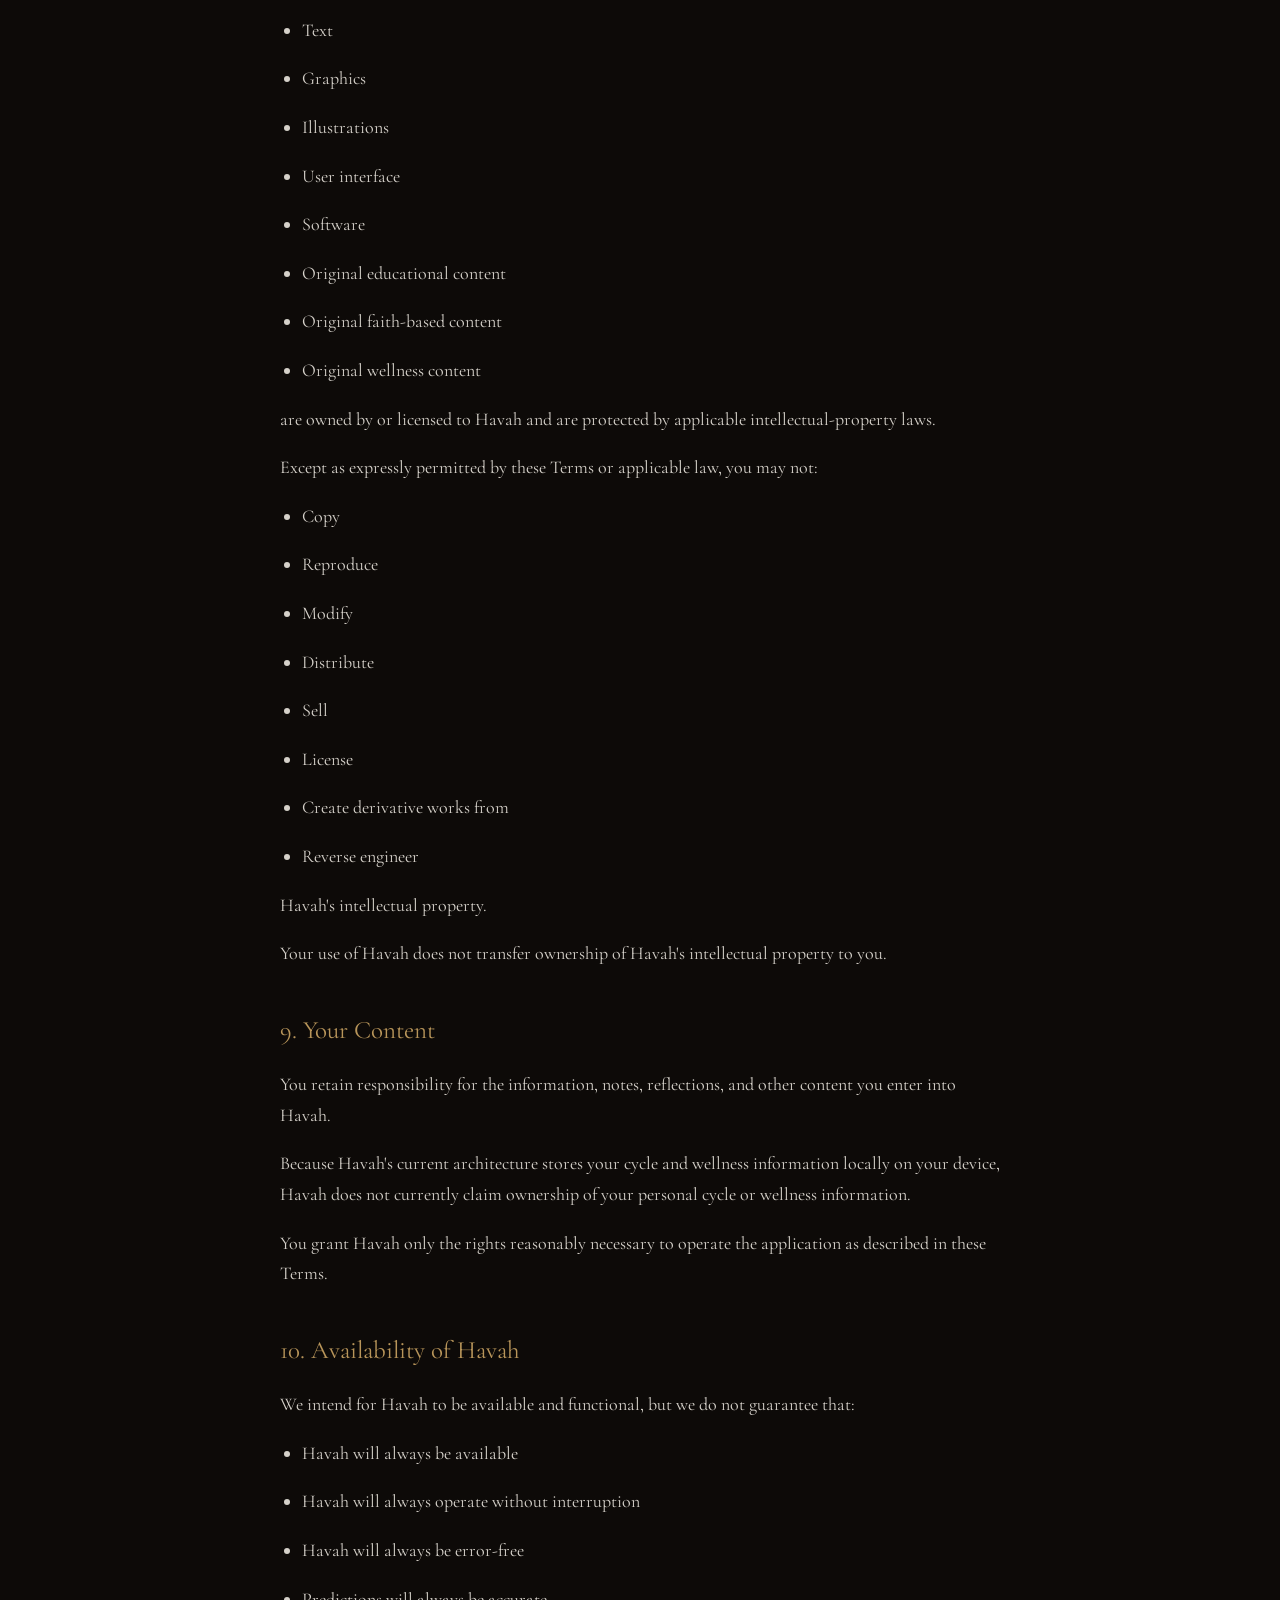
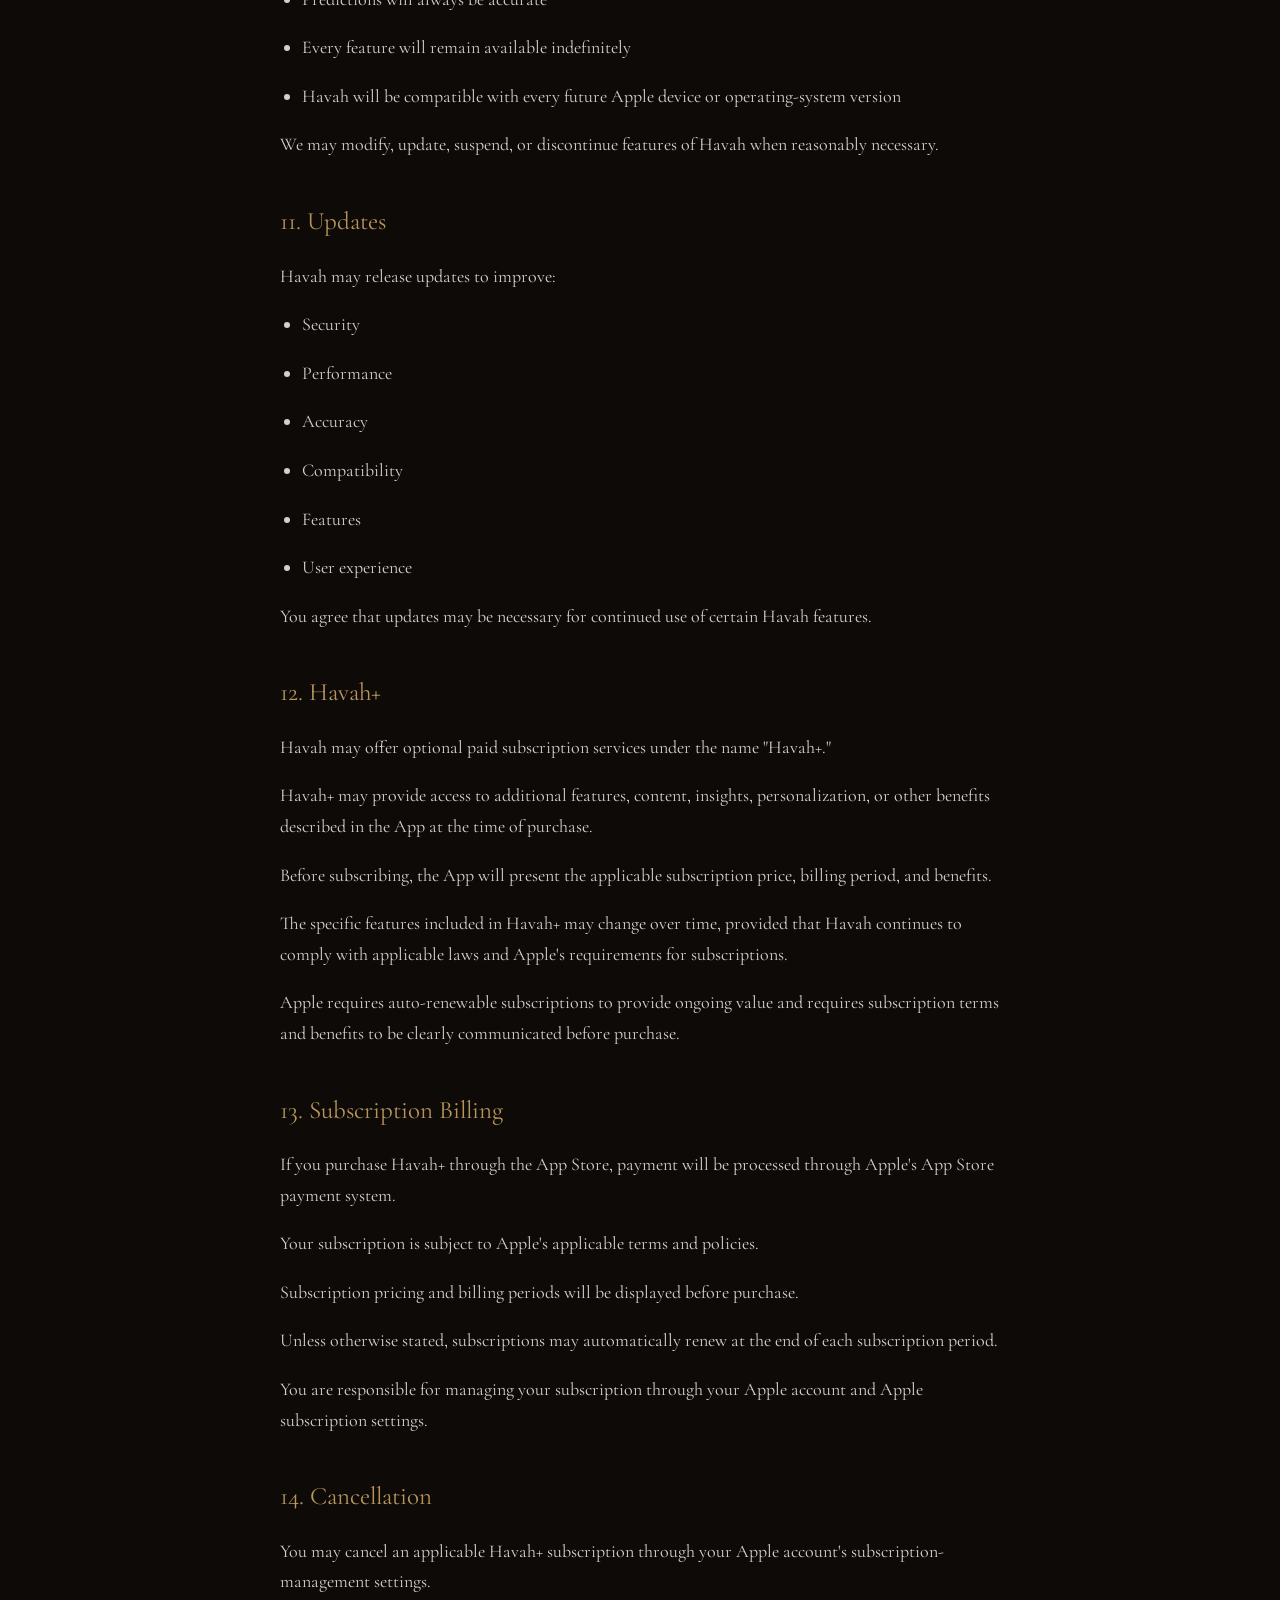
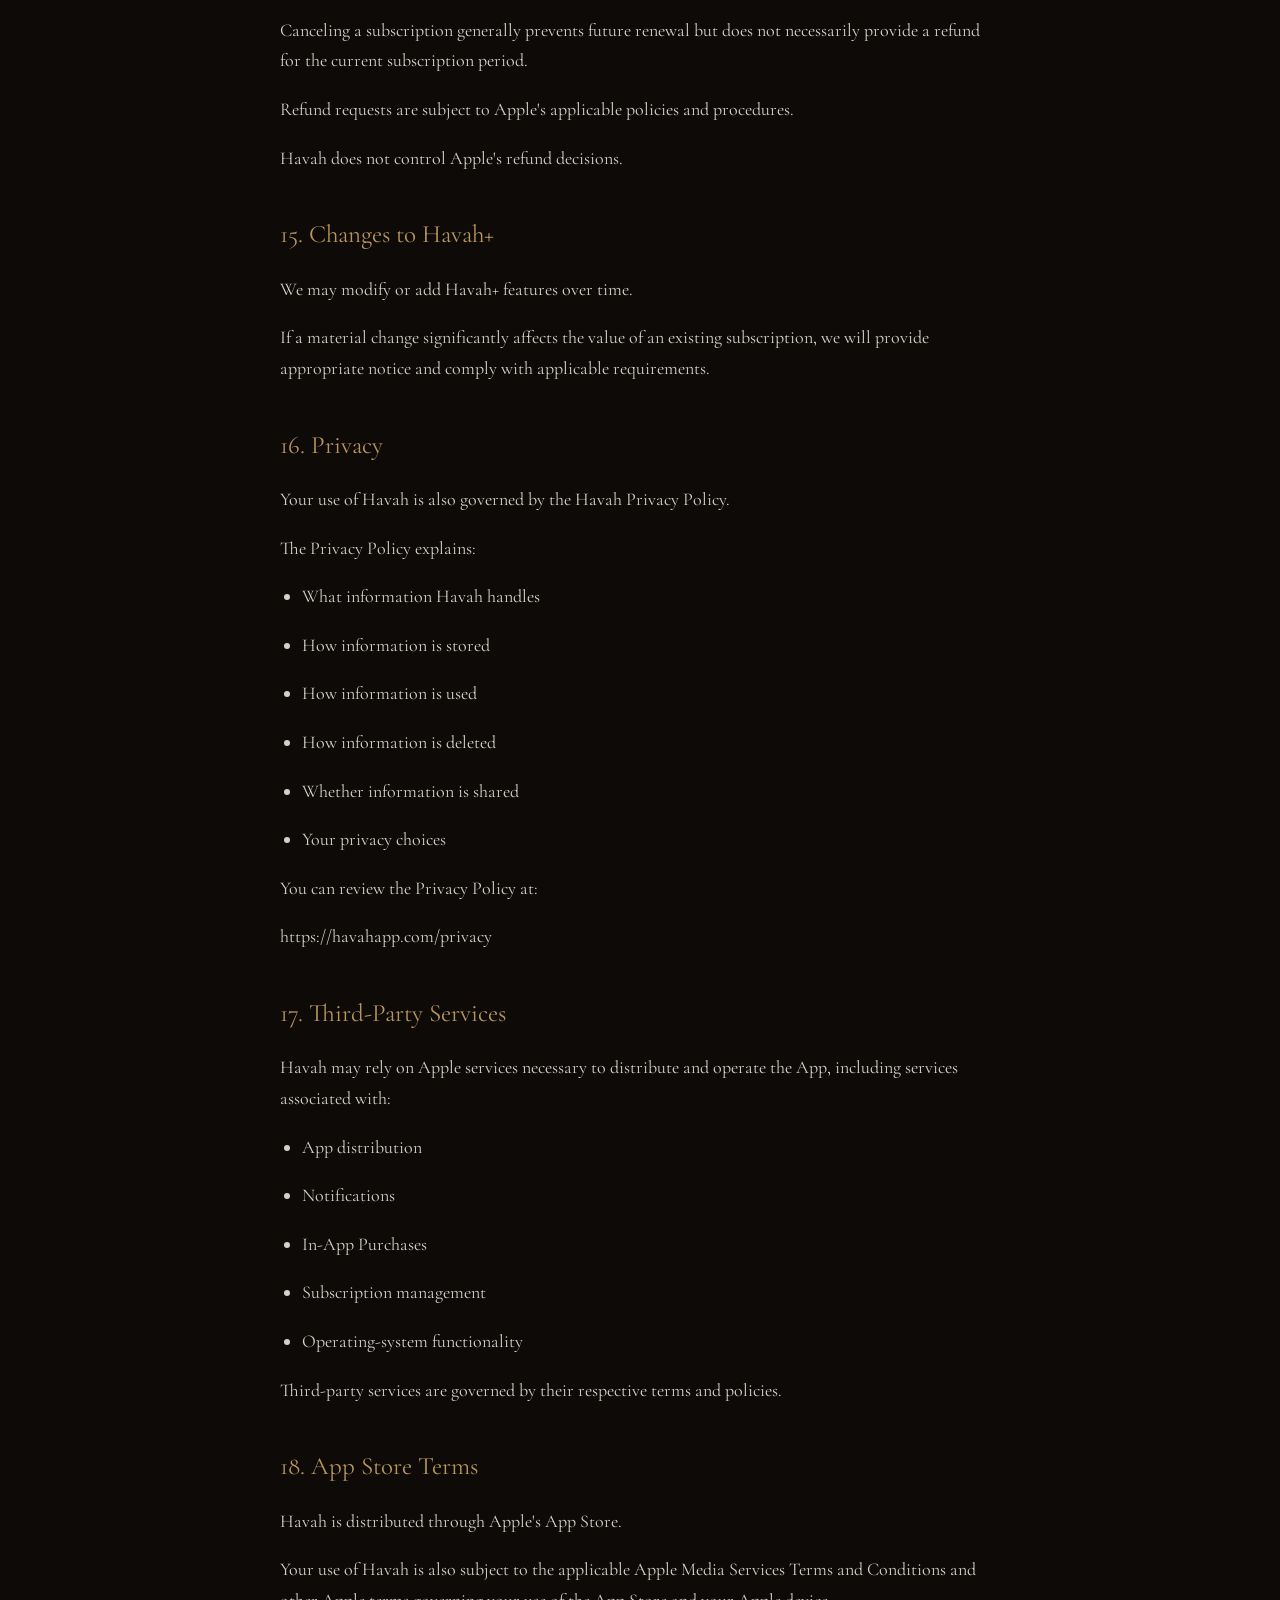
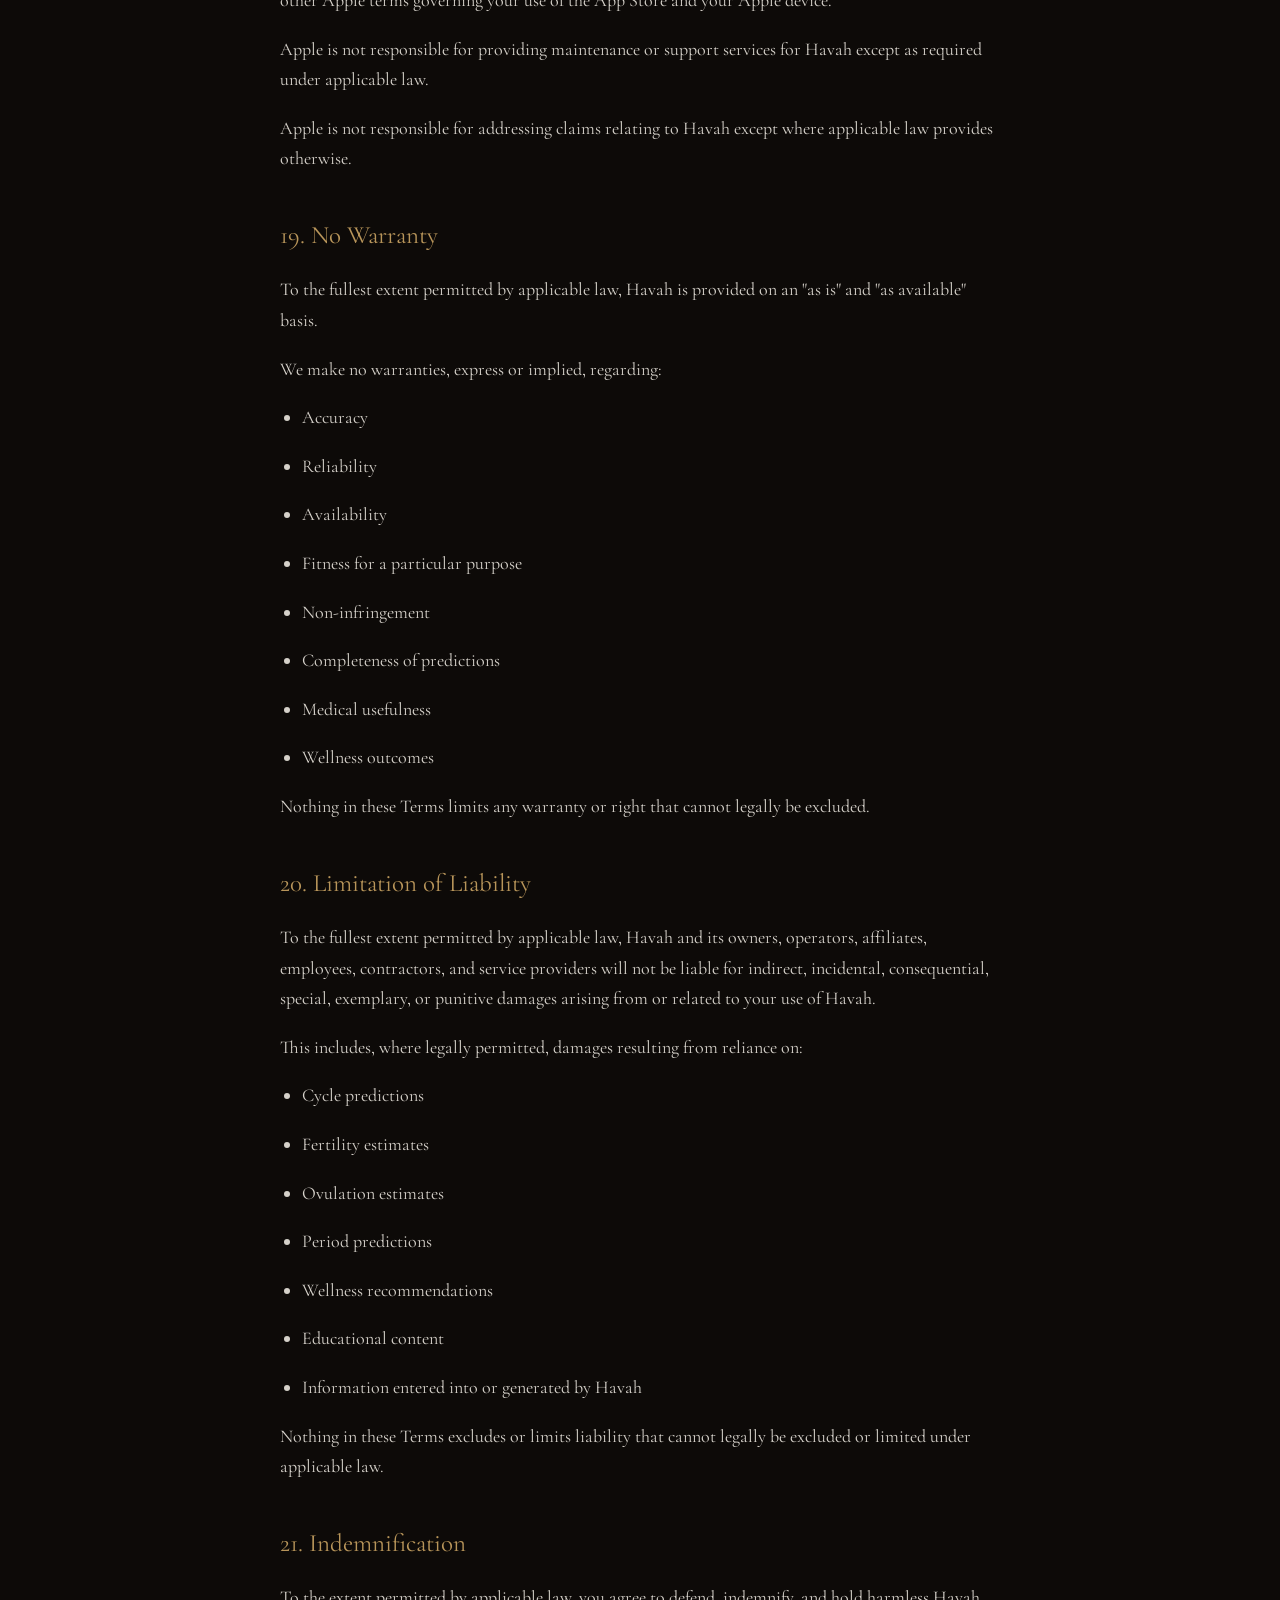
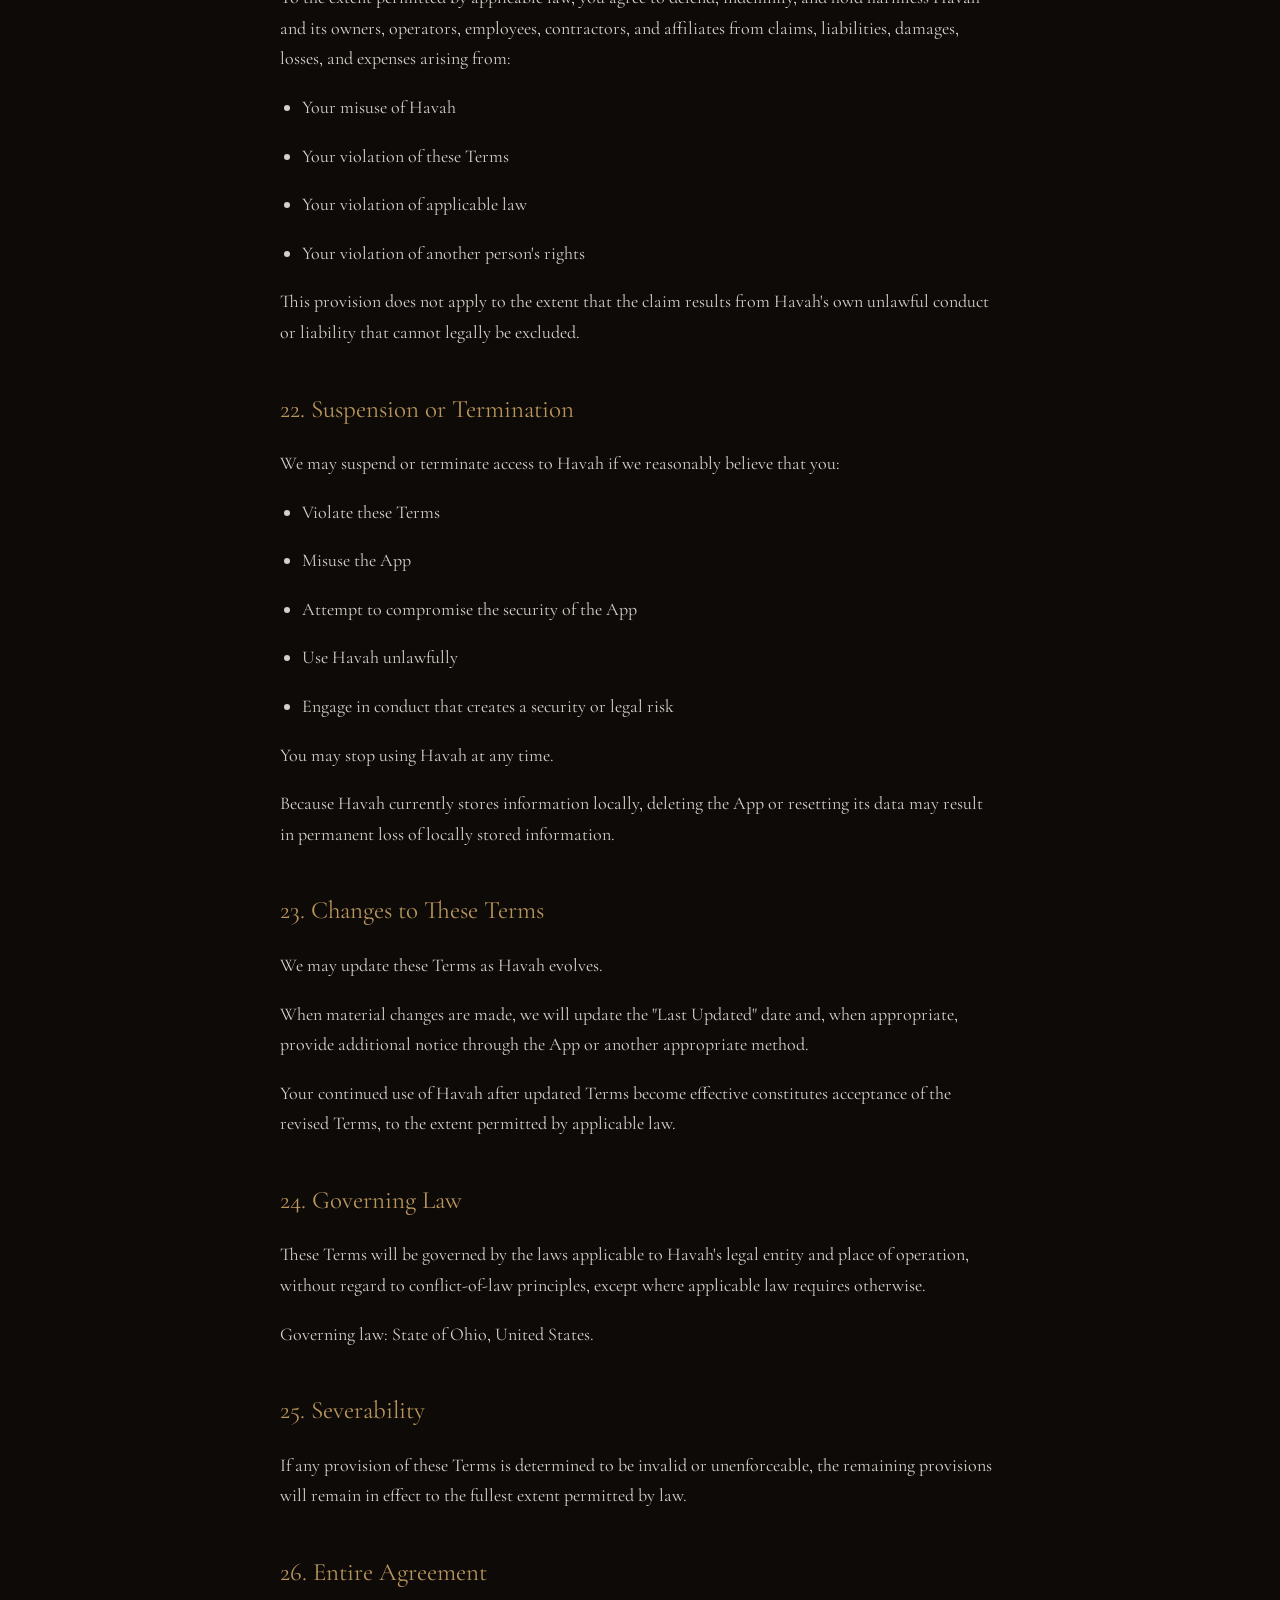
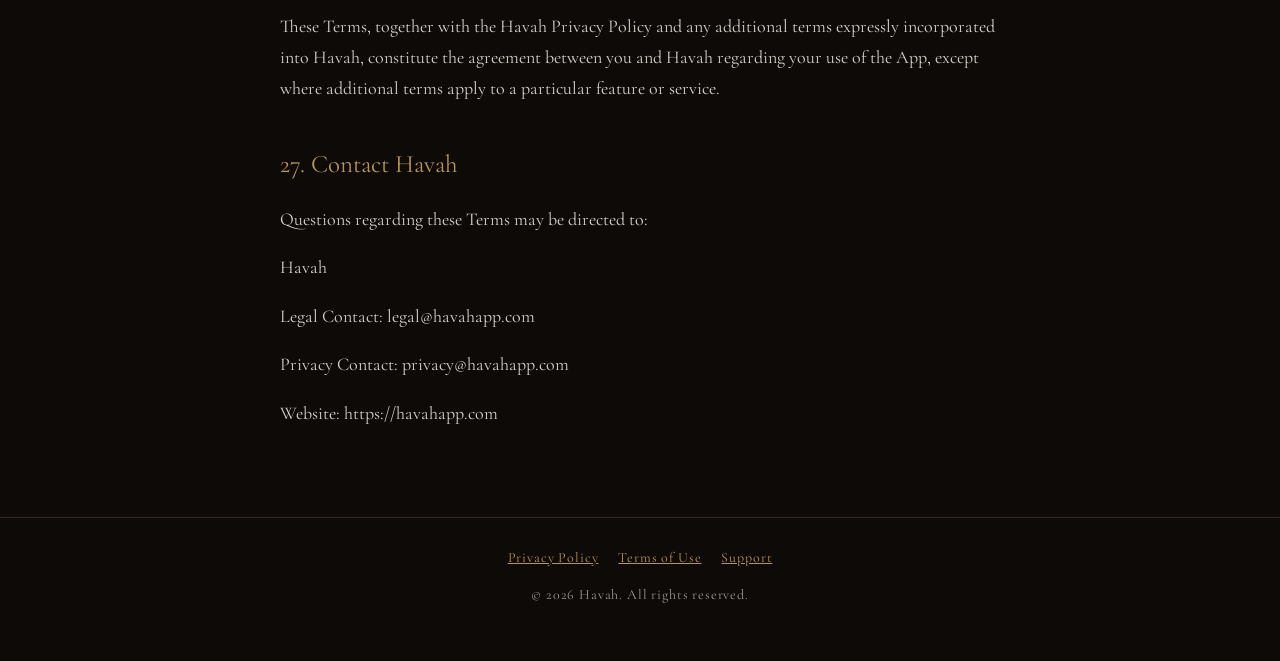
<file: terms.html>
<!doctype html>
<html lang="en"><head>
<meta charset="utf-8"><meta name="viewport" content="width=device-width,initial-scale=1">
<title>Havah Terms of Use</title><meta name="description" content="The terms for using Havah.">
<link rel="preconnect" href="https://fonts.googleapis.com"><link rel="preconnect" href="https://fonts.gstatic.com" crossorigin>
<link href="https://fonts.googleapis.com/css2?family=Cormorant+Garamond:ital,wght@0,300;0,400;0,500;1,300;1,400&display=swap" rel="stylesheet">
<style>
:root{--bg:#0D0A08;--card:#16110e;--ink:#F7F2EA;--mute:rgba(247,242,234,.62);--gold:#B8955A;--line:rgba(184,149,90,.22)}
*{box-sizing:border-box}html{-webkit-text-size-adjust:100%}
body{margin:0;background:var(--bg);color:var(--ink);font:18px/1.7 'Cormorant Garamond',Georgia,serif;font-weight:400}
a{color:var(--gold)}a:hover{color:#d4b483}
.wrap{max-width:760px;margin:0 auto;padding:0 20px}
header.top{border-bottom:1px solid var(--line)}
header.top .wrap{display:flex;justify-content:space-between;align-items:center;padding:18px 20px;flex-wrap:wrap;gap:10px}
.brand{font-size:22px;letter-spacing:.32em;color:var(--ink);text-decoration:none;font-weight:300}
nav{display:flex;gap:20px}nav a{font-size:15px;letter-spacing:.12em;text-transform:uppercase;text-decoration:none;color:var(--mute)}
nav a:hover{color:var(--gold)}
.hero{text-align:center;padding:96px 0 72px}
.hero h1{font-size:clamp(54px,12vw,96px);letter-spacing:.3em;margin:0 0 28px 0;padding-left:.3em;font-weight:300}
.hero p.tag{font-size:clamp(20px,3.6vw,26px);font-style:italic;color:var(--mute);max-width:520px;margin:0 auto}
.soon{display:inline-block;margin-top:38px;padding:11px 26px;border:1px solid var(--gold);border-radius:30px;color:var(--gold);letter-spacing:.2em;font-size:14px;text-transform:uppercase}
.grid{display:grid;grid-template-columns:repeat(auto-fit,minmax(220px,1fr));gap:16px;padding-bottom:64px}
.card{background:var(--card);border:1px solid var(--line);border-radius:14px;padding:22px}
.card h3{margin:0 0 6px 0;font-weight:400;font-size:22px;color:var(--gold)}
.card p{margin:0;color:var(--mute);font-size:17px;line-height:1.55}
.note{border-top:1px solid var(--line);padding:30px 0 10px;color:var(--mute);font-size:15px;line-height:1.6}
main.doc{padding:44px 0 70px}
main.doc h1{font-weight:300;font-size:40px;margin:0 0 4px 0}
main.doc .meta{color:var(--mute);font-style:italic;margin:0 0 30px 0}
main.doc h2{font-weight:400;font-size:25px;color:var(--gold);margin:40px 0 6px 0}
main.doc p.sub{margin:22px 0 4px 0;color:var(--ink)}
main.doc p,main.doc li{color:rgba(247,242,234,.86)}
main.doc ul{padding-left:22px}
footer{border-top:1px solid var(--line);padding:28px 0 40px;text-align:center;color:var(--mute);font-size:14px;letter-spacing:.06em}
footer a{margin:0 10px}
details{border-bottom:1px solid var(--line);padding:14px 0}
summary{cursor:pointer;color:var(--gold);font-size:21px}
details p{margin:10px 0 0 0}
</style>
</head><body>
<header class="top"><div class="wrap"><a class="brand" href="index.html">HAVAH</a>
<nav><a href="support.html">Support</a><a href="privacy.html">Privacy</a><a href="terms.html">Terms</a></nav></div></header>
<div class="wrap"><main class="doc"><h1>Terms of Use</h1>
<p><em>Effective Date: October 5, 2026</em></p>
<p><em>Last Updated: October 5, 2026</em></p>
<p>Welcome to Havah.</p>
<p>These Terms of Use ("Terms") govern your use of the Havah application ("Havah," the "App," "we," "us," or "our").</p>
<p>By downloading, accessing, or using Havah, you agree to these Terms.</p>
<p>If you do not agree to these Terms, please do not use Havah.</p>
<h2>1. About Havah</h2>
<p>Havah is a cycle tracking and wellness application designed to help women:</p>
<ul>
<li><p>Track menstrual cycles</p></li>
<li><p>Record cycle and wellness information</p></li>
<li><p>Understand cycle phases</p></li>
<li><p>Review historical cycle patterns</p></li>
<li><p>Receive estimated future cycle information</p></li>
<li><p>Receive wellness and educational content</p></li>
<li><p>Reflect on their experiences and patterns</p></li>
<li><p>Receive optional reminders</p></li>
</ul>
<p>Havah is designed as a wellness and educational tool.</p>
<p>Havah is not a medical provider, medical device, diagnostic service, or substitute for professional medical care.</p>
<h2>2. Eligibility</h2>
<p>You must be legally permitted to use Havah under the laws applicable to you.</p>
<p>Havah is not directed toward children.</p>
<p>By using Havah, you represent that you are legally capable of agreeing to these Terms.</p>
<p>If you are using Havah on behalf of another person or organization, you represent that you have authority to accept these Terms on their behalf.</p>
<h2>3. Your Havah Information</h2>
<p>You are responsible for the information you choose to enter into Havah.</p>
<p>You should make reasonable efforts to ensure that information you enter is accurate if you want Havah's calculations and estimates to reflect your actual cycle history.</p>
<p>You may correct information when your actual cycle differs from a prediction.</p>
<p>Havah may use confirmed historical information to improve future cycle estimates.</p>
<h2>4. Cycle Predictions and Estimates</h2>
<p>Havah provides estimates based on information you provide and calculations performed by the application.</p>
<p>These may include estimates concerning:</p>
<ul>
<li><p>Period timing</p></li>
<li><p>Cycle length</p></li>
<li><p>Menstrual phase</p></li>
<li><p>Follicular phase</p></li>
<li><p>Ovulatory phase</p></li>
<li><p>Luteal phase</p></li>
<li><p>Fertile windows</p></li>
<li><p>Ovulation timing</p></li>
<li><p>Other cycle patterns</p></li>
</ul>
<p>These are estimates, not guarantees.</p>
<p>Your actual cycle may differ from Havah's predictions.</p>
<p>Havah does not guarantee that predictions will accurately identify the date of your next period, ovulation, fertile window, or any other biological event.</p>
<h2>5. Medical Disclaimer</h2>
<p>Havah does not provide medical advice, diagnosis, or treatment.</p>
<p>Nothing within Havah should be interpreted as a diagnosis or recommendation for medical treatment.</p>
<p>You should not use Havah as the sole basis for decisions involving:</p>
<ul>
<li><p>Pregnancy</p></li>
<li><p>Contraception</p></li>
<li><p>Fertility</p></li>
<li><p>Medical conditions</p></li>
<li><p>Medication</p></li>
<li><p>Treatment</p></li>
<li><p>Symptoms requiring medical attention</p></li>
</ul>
<p>If you have a medical concern, consult a qualified healthcare professional.</p>
<p>In an emergency or situation requiring immediate medical attention, contact an appropriate emergency or medical service rather than relying on Havah.</p>
<p>Apple's guidelines state that health apps providing potentially inaccurate information may receive heightened review, which is why Havah's predictions and wellness content are expressly presented as estimates and educational information rather than medical determinations.</p>
<h2>6. Faith-Based and Wellness Content</h2>
<p>Havah may provide faith-based reflections, Scripture-related content, wellness guidance, journaling prompts, nourishment suggestions, movement suggestions, and other educational material.</p>
<p>This content is intended for reflection, education, and general wellness.</p>
<p>It is not intended to replace:</p>
<ul>
<li><p>Medical advice</p></li>
<li><p>Nutrition counseling</p></li>
<li><p>Mental-health care</p></li>
<li><p>Professional fitness guidance</p></li>
<li><p>Pastoral counseling</p></li>
<li><p>Other professional services</p></li>
</ul>
<p>Individual responses to wellness recommendations may vary.</p>
<h2>7. User Responsibilities</h2>
<p>When using Havah, you agree to:</p>
<ul>
<li><p>Provide truthful information to the extent reasonably possible</p></li>
<li><p>Use Havah only for lawful purposes</p></li>
<li><p>Not attempt to interfere with the operation of Havah</p></li>
<li><p>Not attempt to gain unauthorized access to Havah or its underlying systems</p></li>
<li><p>Not reverse engineer, modify, or distribute the App except as permitted by applicable law</p></li>
<li><p>Not use Havah to violate another person's rights</p></li>
<li><p>Maintain the security of your Apple device</p></li>
</ul>
<h2>8. Intellectual Property</h2>
<p>Havah and its content, including but not limited to:</p>
<ul>
<li><p>App design</p></li>
<li><p>Branding</p></li>
<li><p>Logos</p></li>
<li><p>Names</p></li>
<li><p>Text</p></li>
<li><p>Graphics</p></li>
<li><p>Illustrations</p></li>
<li><p>User interface</p></li>
<li><p>Software</p></li>
<li><p>Original educational content</p></li>
<li><p>Original faith-based content</p></li>
<li><p>Original wellness content</p></li>
</ul>
<p>are owned by or licensed to Havah and are protected by applicable intellectual-property laws.</p>
<p>Except as expressly permitted by these Terms or applicable law, you may not:</p>
<ul>
<li><p>Copy</p></li>
<li><p>Reproduce</p></li>
<li><p>Modify</p></li>
<li><p>Distribute</p></li>
<li><p>Sell</p></li>
<li><p>License</p></li>
<li><p>Create derivative works from</p></li>
<li><p>Reverse engineer</p></li>
</ul>
<p>Havah's intellectual property.</p>
<p>Your use of Havah does not transfer ownership of Havah's intellectual property to you.</p>
<h2>9. Your Content</h2>
<p>You retain responsibility for the information, notes, reflections, and other content you enter into Havah.</p>
<p>Because Havah's current architecture stores your cycle and wellness information locally on your device, Havah does not currently claim ownership of your personal cycle or wellness information.</p>
<p>You grant Havah only the rights reasonably necessary to operate the application as described in these Terms.</p>
<h2>10. Availability of Havah</h2>
<p>We intend for Havah to be available and functional, but we do not guarantee that:</p>
<ul>
<li><p>Havah will always be available</p></li>
<li><p>Havah will always operate without interruption</p></li>
<li><p>Havah will always be error-free</p></li>
<li><p>Predictions will always be accurate</p></li>
<li><p>Every feature will remain available indefinitely</p></li>
<li><p>Havah will be compatible with every future Apple device or operating-system version</p></li>
</ul>
<p>We may modify, update, suspend, or discontinue features of Havah when reasonably necessary.</p>
<h2>11. Updates</h2>
<p>Havah may release updates to improve:</p>
<ul>
<li><p>Security</p></li>
<li><p>Performance</p></li>
<li><p>Accuracy</p></li>
<li><p>Compatibility</p></li>
<li><p>Features</p></li>
<li><p>User experience</p></li>
</ul>
<p>You agree that updates may be necessary for continued use of certain Havah features.</p>
<h2>12. Havah+</h2>
<p>Havah may offer optional paid subscription services under the name "Havah+."</p>
<p>Havah+ may provide access to additional features, content, insights, personalization, or other benefits described in the App at the time of purchase.</p>
<p>Before subscribing, the App will present the applicable subscription price, billing period, and benefits.</p>
<p>The specific features included in Havah+ may change over time, provided that Havah continues to comply with applicable laws and Apple's requirements for subscriptions.</p>
<p>Apple requires auto-renewable subscriptions to provide ongoing value and requires subscription terms and benefits to be clearly communicated before purchase.</p>
<h2>13. Subscription Billing</h2>
<p>If you purchase Havah+ through the App Store, payment will be processed through Apple's App Store payment system.</p>
<p>Your subscription is subject to Apple's applicable terms and policies.</p>
<p>Subscription pricing and billing periods will be displayed before purchase.</p>
<p>Unless otherwise stated, subscriptions may automatically renew at the end of each subscription period.</p>
<p>You are responsible for managing your subscription through your Apple account and Apple subscription settings.</p>
<h2>14. Cancellation</h2>
<p>You may cancel an applicable Havah+ subscription through your Apple account's subscription-management settings.</p>
<p>Canceling a subscription generally prevents future renewal but does not necessarily provide a refund for the current subscription period.</p>
<p>Refund requests are subject to Apple's applicable policies and procedures.</p>
<p>Havah does not control Apple's refund decisions.</p>
<h2>15. Changes to Havah+</h2>
<p>We may modify or add Havah+ features over time.</p>
<p>If a material change significantly affects the value of an existing subscription, we will provide appropriate notice and comply with applicable requirements.</p>
<h2>16. Privacy</h2>
<p>Your use of Havah is also governed by the Havah Privacy Policy.</p>
<p>The Privacy Policy explains:</p>
<ul>
<li><p>What information Havah handles</p></li>
<li><p>How information is stored</p></li>
<li><p>How information is used</p></li>
<li><p>How information is deleted</p></li>
<li><p>Whether information is shared</p></li>
<li><p>Your privacy choices</p></li>
</ul>
<p>You can review the Privacy Policy at:</p>
<p>https://havahapp.com/privacy</p>
<h2>17. Third-Party Services</h2>
<p>Havah may rely on Apple services necessary to distribute and operate the App, including services associated with:</p>
<ul>
<li><p>App distribution</p></li>
<li><p>Notifications</p></li>
<li><p>In-App Purchases</p></li>
<li><p>Subscription management</p></li>
<li><p>Operating-system functionality</p></li>
</ul>
<p>Third-party services are governed by their respective terms and policies.</p>
<h2>18. App Store Terms</h2>
<p>Havah is distributed through Apple's App Store.</p>
<p>Your use of Havah is also subject to the applicable Apple Media Services Terms and Conditions and other Apple terms governing your use of the App Store and your Apple device.</p>
<p>Apple is not responsible for providing maintenance or support services for Havah except as required under applicable law.</p>
<p>Apple is not responsible for addressing claims relating to Havah except where applicable law provides otherwise.</p>
<h2>19. No Warranty</h2>
<p>To the fullest extent permitted by applicable law, Havah is provided on an "as is" and "as available" basis.</p>
<p>We make no warranties, express or implied, regarding:</p>
<ul>
<li><p>Accuracy</p></li>
<li><p>Reliability</p></li>
<li><p>Availability</p></li>
<li><p>Fitness for a particular purpose</p></li>
<li><p>Non-infringement</p></li>
<li><p>Completeness of predictions</p></li>
<li><p>Medical usefulness</p></li>
<li><p>Wellness outcomes</p></li>
</ul>
<p>Nothing in these Terms limits any warranty or right that cannot legally be excluded.</p>
<h2>20. Limitation of Liability</h2>
<p>To the fullest extent permitted by applicable law, Havah and its owners, operators, affiliates, employees, contractors, and service providers will not be liable for indirect, incidental, consequential, special, exemplary, or punitive damages arising from or related to your use of Havah.</p>
<p>This includes, where legally permitted, damages resulting from reliance on:</p>
<ul>
<li><p>Cycle predictions</p></li>
<li><p>Fertility estimates</p></li>
<li><p>Ovulation estimates</p></li>
<li><p>Period predictions</p></li>
<li><p>Wellness recommendations</p></li>
<li><p>Educational content</p></li>
<li><p>Information entered into or generated by Havah</p></li>
</ul>
<p>Nothing in these Terms excludes or limits liability that cannot legally be excluded or limited under applicable law.</p>
<h2>21. Indemnification</h2>
<p>To the extent permitted by applicable law, you agree to defend, indemnify, and hold harmless Havah and its owners, operators, employees, contractors, and affiliates from claims, liabilities, damages, losses, and expenses arising from:</p>
<ul>
<li><p>Your misuse of Havah</p></li>
<li><p>Your violation of these Terms</p></li>
<li><p>Your violation of applicable law</p></li>
<li><p>Your violation of another person's rights</p></li>
</ul>
<p>This provision does not apply to the extent that the claim results from Havah's own unlawful conduct or liability that cannot legally be excluded.</p>
<h2>22. Suspension or Termination</h2>
<p>We may suspend or terminate access to Havah if we reasonably believe that you:</p>
<ul>
<li><p>Violate these Terms</p></li>
<li><p>Misuse the App</p></li>
<li><p>Attempt to compromise the security of the App</p></li>
<li><p>Use Havah unlawfully</p></li>
<li><p>Engage in conduct that creates a security or legal risk</p></li>
</ul>
<p>You may stop using Havah at any time.</p>
<p>Because Havah currently stores information locally, deleting the App or resetting its data may result in permanent loss of locally stored information.</p>
<h2>23. Changes to These Terms</h2>
<p>We may update these Terms as Havah evolves.</p>
<p>When material changes are made, we will update the "Last Updated" date and, when appropriate, provide additional notice through the App or another appropriate method.</p>
<p>Your continued use of Havah after updated Terms become effective constitutes acceptance of the revised Terms, to the extent permitted by applicable law.</p>
<h2>24. Governing Law</h2>
<p>These Terms will be governed by the laws applicable to Havah's legal entity and place of operation, without regard to conflict-of-law principles, except where applicable law requires otherwise.</p>
<p>Governing law: State of Ohio, United States.</p>
<h2>25. Severability</h2>
<p>If any provision of these Terms is determined to be invalid or unenforceable, the remaining provisions will remain in effect to the fullest extent permitted by law.</p>
<h2>26. Entire Agreement</h2>
<p>These Terms, together with the Havah Privacy Policy and any additional terms expressly incorporated into Havah, constitute the agreement between you and Havah regarding your use of the App, except where additional terms apply to a particular feature or service.</p>
<h2>27. Contact Havah</h2>
<p>Questions regarding these Terms may be directed to:</p>
<p>Havah</p>
<p>Legal Contact: legal@havahapp.com</p>
<p>Privacy Contact: privacy@havahapp.com</p>
<p>Website: https://havahapp.com</p>
</main></div>
<footer><div class="wrap"><a href="privacy.html">Privacy Policy</a><a href="terms.html">Terms of Use</a><a href="support.html">Support</a>
<p>&copy; 2026 Havah. All rights reserved.</p></div></footer>
</body></html>
</file>
